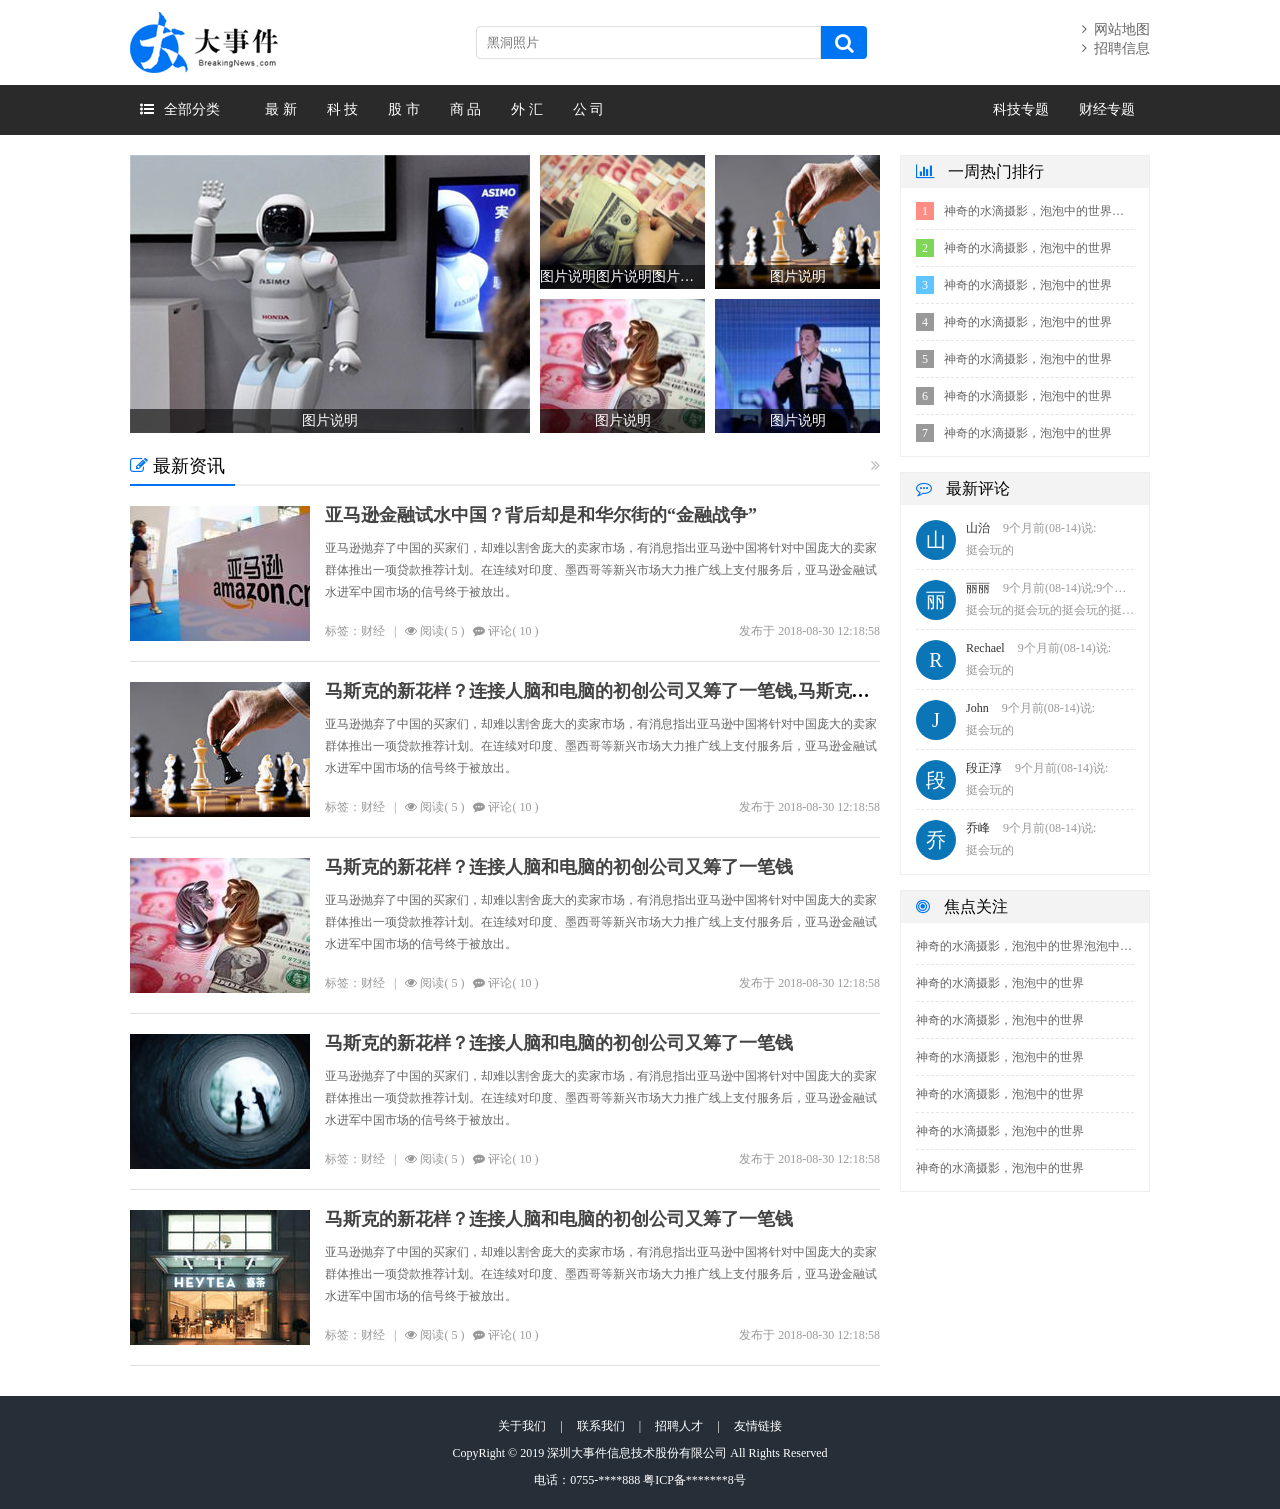
<file: index.html>
<!DOCTYPE html>
<html lang="en">

<head>
    <meta charset="UTF-8">
    <meta name="viewport" content="width=device-width, initial-scale=1.0">
    <meta http-equiv="X-UA-Compatible" content="ie=edge">
    <title>大事件-首页</title>
    <link rel="stylesheet" href="css/reset.css">
    <link rel="stylesheet" href="css/font-awesome.min.css">
    <link rel="stylesheet" href="css/main.css">
</head>

<body>
    <div class="header">
        <a href="#" class="logo fl"><img src="images/logo.png" alt="logo"></a>
        <div class="search_form fl">
            <input type="text" class="search_txt" placeholder="黑洞照片">
            <button class="search_btn"><i class="fa fa-search"></i></button>
        </div>
        <div class="link_info fr">
            <a href="#"><i class="fa fa-angle-right"></i>&nbsp;&nbsp;网站地图</a><br>
            <a href="#"><i class="fa fa-angle-right"></i>&nbsp;&nbsp;招聘信息</a>
        </div>
    </div>

    <div class="menu_con">
        <div class="menu">
            <div class="menu_collapse fl">
                <a href="javascript:;" class="level_one"><i class="fa fa-list-ul"></i>全部分类</a>
                <ul class="level_two">
                    <li class="up"></li>
                    <li><a href="./list.html">最 新</a></li>
                    <li><a href="./list.html">科 技</a></li>
                    <li><a href="./list.html">股 市</a></li>
                    <li><a href="./list.html">商 品</a></li>
                    <li><a href="./list.html">外 汇</a></li>
                    <li><a href="./list.html">公 司</a></li>
                </ul>
            </div>
            <ul class="left_menu fl">
                <li><a href="#">最 新</a></li>
                <li><a href="#">科 技</a></li>
                <li><a href="#">股 市</a></li>
                <li><a href="#">商 品</a></li>
                <li><a href="#">外 汇</a></li>
                <li><a href="#">公 司</a></li>
            </ul>
            <ul class="right_menu fr">
                <li><a href="#">科技专题</a></li>
                <li><a href="#">财经专题</a></li>
            </ul>
        </div>
    </div>

    <div class="main_con clearfix">
        <div class="left_con">
            <ul class="focus_list">
                <li class="first">
                    <a href="#"><img src="images/pic01.jpg" alt=""></a>
                    <p>图片说明</p>
                </li>
                <li>
                    <a href="#"><img src="images/pic02.jpg" alt=""></a>
                    <p>图片说明图片说明图片说明图片说明图片说明图片说明图片说明图片说明图片说明</p>
                </li>
                <li>
                    <a href="#"><img src="images/pic03.jpg" alt=""></a>
                    <p>图片说明</p>
                </li>
                <li>
                    <a href="#"><img src="images/pic05.jpg" alt=""></a>
                    <p>图片说明</p>
                </li>
                <li>
                    <a href="#"><img src="images/pic06.jpg" alt=""></a>
                    <p>图片说明</p>
                </li>
            </ul>

            <div class="common_title">
                <h3><i class="fa fa-edit"></i> 最新资讯</h3>
                <a href="#" class="more"><i class="fa fa-angle-double-right"></i></a>
            </div>

            <div class="common_news">
                <div class="common_news_list">
                    <a href="#" class="list_pic"><img src="images/pic09.jpg" alt=""></a>
                    <h4><a href="#">亚马逊金融试水中国？背后却是和华尔街的“金融战争” </a></h4>
                    <p>亚马逊抛弃了中国的买家们，却难以割舍庞大的卖家市场，有消息指出亚马逊中国将针对中国庞大的卖家群体推出一项贷款推荐计划。在连续对印度、墨西哥等新兴市场大力推广线上支付服务后，亚马逊金融试水进军中国市场的信号终于被放出。
                    </p>
                    <div class="new_info">
                        <span>标签：财经&nbsp;&nbsp;&nbsp;|&nbsp;&nbsp;&nbsp;<i class="fa fa-eye"></i>&nbsp;阅读( 5
                            )&nbsp;&nbsp;&nbsp;<i class="fa fa-commenting"></i>&nbsp;评论( 10 )</span>
                        <b>发布于 2018-08-30 12:18:58</b>
                    </div>
                </div>

                <div class="common_news_list">
                    <a href="#" class="list_pic"><img src="images/pic03.jpg" alt=""></a>
                    <h4><a href="#">马斯克的新花样？连接人脑和电脑的初创公司又筹了一笔钱,马斯克的新花样？连接人脑和电脑的初创公司又筹了一笔钱</a></h4>
                    <p>亚马逊抛弃了中国的买家们，却难以割舍庞大的卖家市场，有消息指出亚马逊中国将针对中国庞大的卖家群体推出一项贷款推荐计划。在连续对印度、墨西哥等新兴市场大力推广线上支付服务后，亚马逊金融试水进军中国市场的信号终于被放出。
                    </p>
                    <div class="new_info">
                        <span>标签：财经&nbsp;&nbsp;&nbsp;|&nbsp;&nbsp;&nbsp;<i class="fa fa-eye"></i>&nbsp;阅读( 5
                            )&nbsp;&nbsp;&nbsp;<i class="fa fa-commenting"></i>&nbsp;评论( 10 )</span>
                        <b>发布于 2018-08-30 12:18:58</b>
                    </div>
                </div>

                <div class="common_news_list">
                    <a href="#" class="list_pic"><img src="images/pic05.jpg" alt=""></a>
                    <h4><a href="#">马斯克的新花样？连接人脑和电脑的初创公司又筹了一笔钱</a></h4>
                    <p>亚马逊抛弃了中国的买家们，却难以割舍庞大的卖家市场，有消息指出亚马逊中国将针对中国庞大的卖家群体推出一项贷款推荐计划。在连续对印度、墨西哥等新兴市场大力推广线上支付服务后，亚马逊金融试水进军中国市场的信号终于被放出。
                    </p>
                    <div class="new_info">
                        <span>标签：财经&nbsp;&nbsp;&nbsp;|&nbsp;&nbsp;&nbsp;<i class="fa fa-eye"></i>&nbsp;阅读( 5
                            )&nbsp;&nbsp;&nbsp;<i class="fa fa-commenting"></i>&nbsp;评论( 10 )</span>
                        <b>发布于 2018-08-30 12:18:58</b>
                    </div>
                </div>

                <div class="common_news_list">
                    <a href="#" class="list_pic"><img src="images/pic07.jpg" alt=""></a>
                    <h4><a href="#">马斯克的新花样？连接人脑和电脑的初创公司又筹了一笔钱</a></h4>
                    <p>亚马逊抛弃了中国的买家们，却难以割舍庞大的卖家市场，有消息指出亚马逊中国将针对中国庞大的卖家群体推出一项贷款推荐计划。在连续对印度、墨西哥等新兴市场大力推广线上支付服务后，亚马逊金融试水进军中国市场的信号终于被放出。
                    </p>
                    <div class="new_info">
                        <span>标签：财经&nbsp;&nbsp;&nbsp;|&nbsp;&nbsp;&nbsp;<i class="fa fa-eye"></i>&nbsp;阅读( 5
                            )&nbsp;&nbsp;&nbsp;<i class="fa fa-commenting"></i>&nbsp;评论( 10 )</span>
                        <b>发布于 2018-08-30 12:18:58</b>
                    </div>
                </div>

                <div class="common_news_list">
                    <a href="#" class="list_pic"><img src="images/pic10.jpg" alt=""></a>
                    <h4><a href="#">马斯克的新花样？连接人脑和电脑的初创公司又筹了一笔钱</a></h4>
                    <p>亚马逊抛弃了中国的买家们，却难以割舍庞大的卖家市场，有消息指出亚马逊中国将针对中国庞大的卖家群体推出一项贷款推荐计划。在连续对印度、墨西哥等新兴市场大力推广线上支付服务后，亚马逊金融试水进军中国市场的信号终于被放出。
                    </p>
                    <div class="new_info">
                        <span>标签：财经&nbsp;&nbsp;&nbsp;|&nbsp;&nbsp;&nbsp;<i class="fa fa-eye"></i>&nbsp;阅读( 5
                            )&nbsp;&nbsp;&nbsp;<i class="fa fa-commenting"></i>&nbsp;评论( 10 )</span>
                        <b>发布于 2018-08-30 12:18:58</b>
                    </div>
                </div>
            </div>

        </div>
        <div class="right_con">
            <div class="common_wrap">
                <h3><i class="fa fa-bar-chart"></i> 一周热门排行</h3>
                <ul class="content_list hotrank_list">
                    <li><span class="first">1</span><a href="#">神奇的水滴摄影，泡泡中的世界泡泡中的世界</a></li>
                    <li><span class="second">2</span><a href="#">神奇的水滴摄影，泡泡中的世界</a></li>
                    <li><span class="third">3</span><a href="#">神奇的水滴摄影，泡泡中的世界</a></li>
                    <li><span>4</span><a href="#">神奇的水滴摄影，泡泡中的世界</a></li>
                    <li><span>5</span><a href="#">神奇的水滴摄影，泡泡中的世界</a></li>
                    <li><span>6</span><a href="#">神奇的水滴摄影，泡泡中的世界</a></li>
                    <li><span>7</span><a href="#">神奇的水滴摄影，泡泡中的世界</a></li>
                </ul>
            </div>
            <div class="common_wrap">
                <h3><i class="fa fa-commenting-o"></i> 最新评论</h3>
                <ul class="content_list comment_list">
                    <li>
                        <span>山</span>
                        <b><em>山治</em> 9个月前(08-14)说:</b>
                        <strong>挺会玩的</strong>
                    </li>
                    <li>
                        <span>丽</span>
                        <b><em>丽丽</em> 9个月前(08-14)说:9个月前(08-14)说:9个月前(08-14)说:</b>
                        <strong>挺会玩的挺会玩的挺会玩的挺会玩的</strong>
                    </li>
                    <li>
                        <span>R</span>
                        <b><em>Rechael</em> 9个月前(08-14)说:</b>
                        <strong>挺会玩的</strong>
                    </li>
                    <li>
                        <span>J</span>
                        <b><em>John</em> 9个月前(08-14)说:</b>
                        <strong>挺会玩的</strong>
                    </li>
                    <li>
                        <span>段</span>
                        <b><em>段正淳</em> 9个月前(08-14)说:</b>
                        <strong>挺会玩的</strong>
                    </li>
                    <li>
                        <span>乔</span>
                        <b><em>乔峰</em> 9个月前(08-14)说:</b>
                        <strong>挺会玩的</strong>
                    </li>
                </ul>
            </div>
            <div class="common_wrap">
                <h3><i class="fa fa-bullseye"></i> 焦点关注</h3>
                <ul class="content_list guanzhu_list">
                    <li><a href="#">神奇的水滴摄影，泡泡中的世界泡泡中的世界</a></li>
                    <li><a href="#">神奇的水滴摄影，泡泡中的世界</a></li>
                    <li><a href="#">神奇的水滴摄影，泡泡中的世界</a></li>
                    <li><a href="#">神奇的水滴摄影，泡泡中的世界</a></li>
                    <li><a href="#">神奇的水滴摄影，泡泡中的世界</a></li>
                    <li><a href="#">神奇的水滴摄影，泡泡中的世界</a></li>
                    <li><a href="#">神奇的水滴摄影，泡泡中的世界</a></li>
                </ul>
            </div>
        </div>
    </div>

    <div class="footer clearfix">
        <div class="foot_link">
            <a href="#">关于我们</a>
            <span>|</span>
            <a href="#">联系我们</a>
            <span>|</span>
            <a href="#">招聘人才</a>
            <span>|</span>
            <a href="#">友情链接</a>
        </div>
        <p>CopyRight © 2019 深圳大事件信息技术股份有限公司 All Rights Reserved</p>
        <p>电话：0755-****888 粤ICP备*******8号</p>
    </div>

    <!-- 导入模板引擎js文件 -->
    <script src="./js/template-web.js"></script>
    <!-- 引入jq文件 -->
    <script src="./js/jquery-1.12.4.min.js"></script>
</body>

</html>
</file>
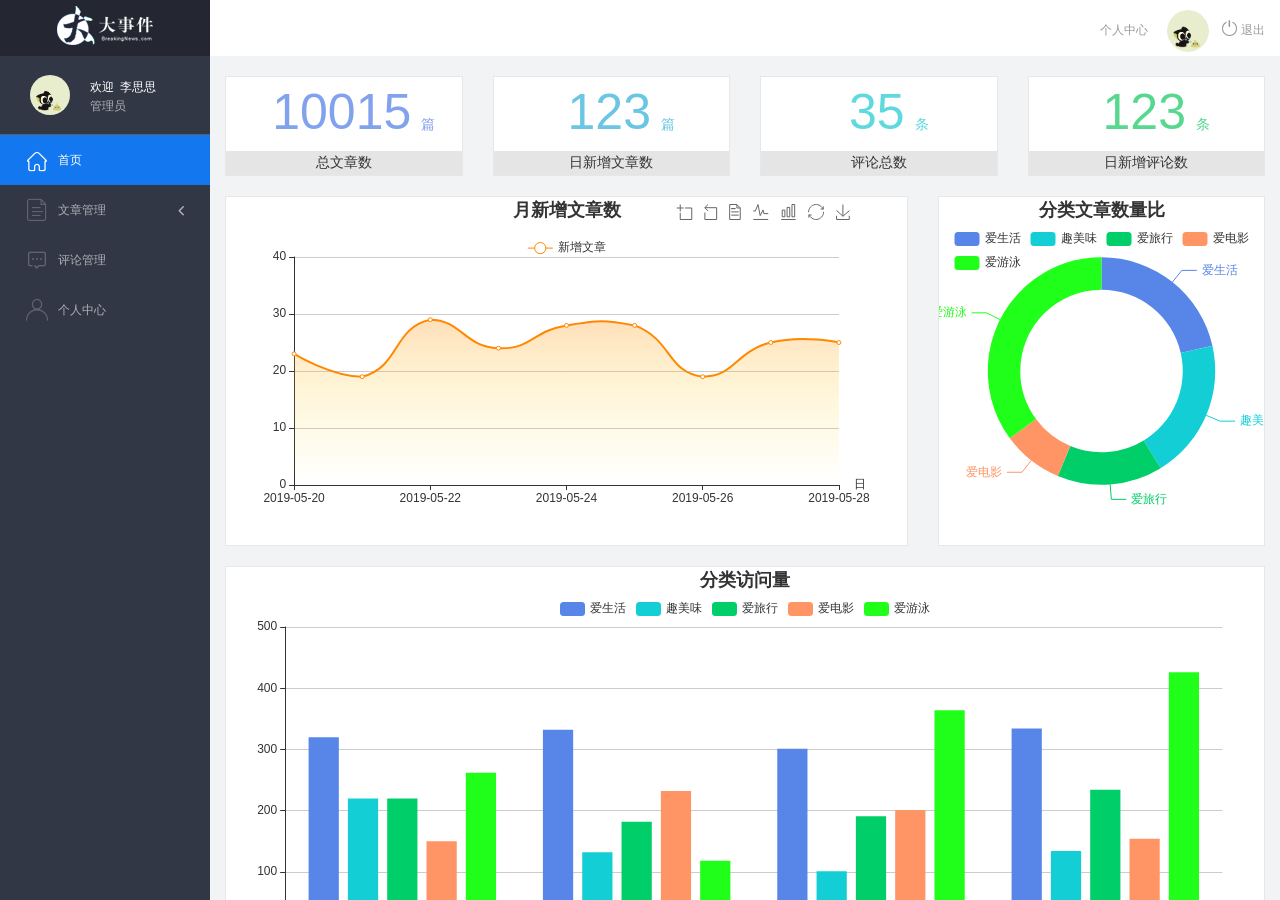
<file: admin/index.html>
<!DOCTYPE html>
<html lang="en">

<head>
    <meta charset="UTF-8">
    <meta name="viewport" content="width=device-width, initial-scale=1.0">
    <meta http-equiv="X-UA-Compatible" content="ie=edge">
    <title>大事件-后台首页</title>
    <link rel="stylesheet" href="./libs/bootstrap/css/bootstrap.min.css">
    <link rel="stylesheet" href="css/reset.css">
    <link rel="stylesheet" href="css/iconfont.css">
    <link rel="stylesheet" href="css/main.css">
    <script src="./libs/jquery-1.12.4.min.js"></script>
    <!-- 导入bootstrap的js文件 -->
    <script src="./libs/bootstrap/js/bootstrap.min.js"></script>
    <script src="./js/http.js"></script>
    <script src="./js/index.js"></script>
</head>

<body>
    <div class="sider">
        <a href="#" class="logo"><img src="images/logo02.png" alt="logo"></a>
        <div class="user_info">
            <img src="images/2.jpg" alt="person">
            <span>欢迎&nbsp;&nbsp;李思思</span>
            <b>管理员</b>
        </div>
        <!-- 左侧导航栏 -->

        <div class="menu">
            <div class="level01 active"><a href="./main_count.html" target="main_frame"><i
                        class="iconfont icon-yidiandiantubiao04"></i><span>首页</span></a></div>
            <div class="level01"><a href="#"><i class="iconfont icon-icon-article"></i><span>文章管理</span><b
                        class="iconfont icon-arrowdownl"></b></a></div>
            <ul class="level02">
                <li><a href="./article_list.html" target="main_frame"><i class="iconfont icon-previewright"></i><span>文章列表</span></a></li>
                <li><a href="./article_release.html" target="main_frame"><i class="iconfont icon-previewright"></i><span>发表文章</span></a></li>
                <li><a href="./article_category.html" target="main_frame"><i class="iconfont icon-previewright"></i><span>文章类别管理</span></a>
                </li>
            </ul>

            <div class="level01"><a href="./comment_list.html" target="main_frame"><i
                        class="iconfont icon-comment"></i><span>评论管理</span></a></div>
            <div class="level01" id="user"><a href="./user.html" target="main_frame"><i
                        class="iconfont icon-user"></i><span>个人中心</span></a></div>
        </div>
        <!-- 顶部栏 -->
        <div class="header_bar">
            <div class="user_center_link">
                <a href="./user.html" target="main_frame">个人中心</a>
                <img src="images/2.jpg" alt="person">
                <a href="javascript:void(0)" class="logout"><i class="iconfont icon-tuichu"></i> 退出</a>
            </div>
        </div>
        <!-- 右侧主体内容 -->
        <div class="main" id="main_body">
            <iframe src="./main_count.html" frameborder="0" name="main_frame"></iframe>
        </div>
    </div>
</body>

</html>
</file>
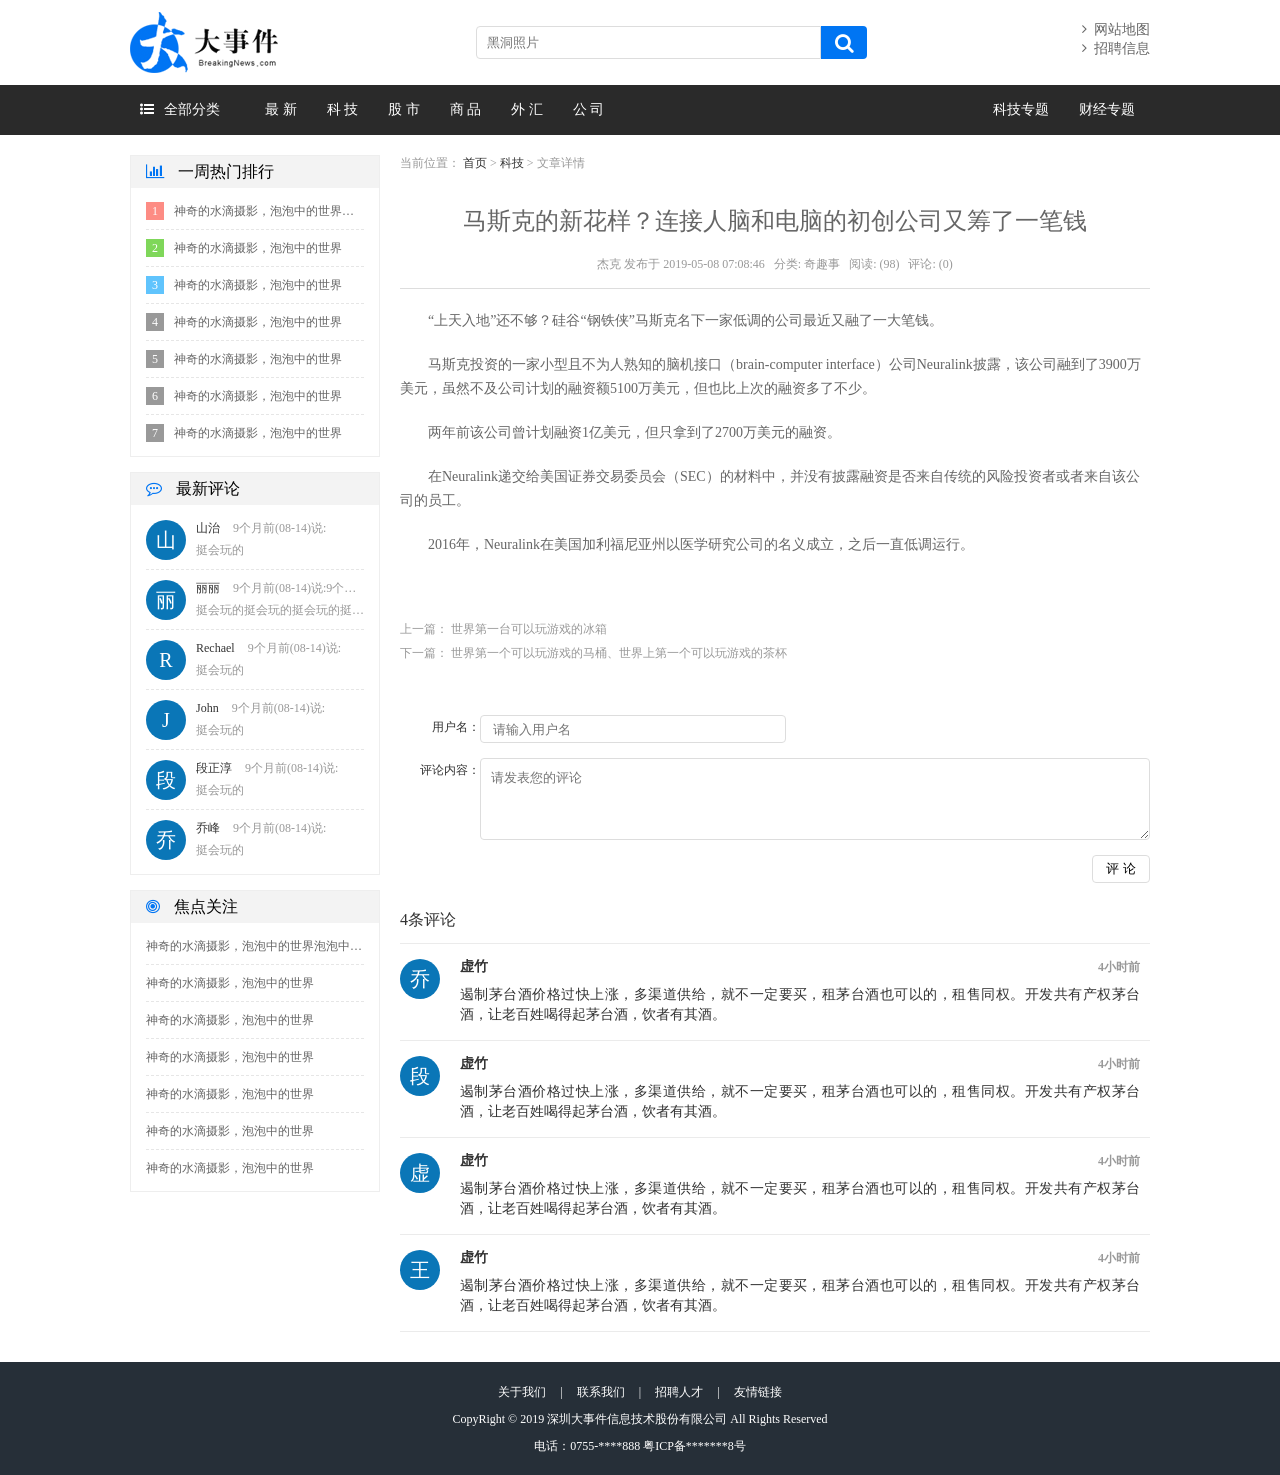
<file: article.html>
<!DOCTYPE html>
<html lang="en">

<head>
    <meta charset="UTF-8">
    <meta name="viewport" content="width=device-width, initial-scale=1.0">
    <meta http-equiv="X-UA-Compatible" content="ie=edge">
    <title>大事件-文章</title>
    <link rel="stylesheet" type="text/css" href="css/reset.css">
    <link rel="stylesheet" href="css/font-awesome.min.css">
    <link rel="stylesheet" type="text/css" href="css/main.css">
</head>

<body>
    <div class="header">
        <a href="#" class="logo fl"><img src="images/logo.png" alt="logo"></a>
        <div class="search_form fl">
            <input type="text" class="search_txt" placeholder="黑洞照片">
            <button class="search_btn"><i class="fa fa-search"></i></button>
        </div>
        <div class="link_info fr">
            <a href="#"><i class="fa fa-angle-right"></i>&nbsp;&nbsp;网站地图</a><br>
            <a href="#"><i class="fa fa-angle-right"></i>&nbsp;&nbsp;招聘信息</a>
        </div>
    </div>

    <div class="menu_con">
        <div class="menu">
            <div class="menu_collapse fl">
                <a href="javascript:;" class="level_one"><i class="fa fa-list-ul"></i>全部分类</a>
                <ul class="level_two">
                    <li class="up"></li>
                    <li><a href="#">最 新</a></li>
                    <li><a href="#">科 技</a></li>
                    <li><a href="#">股 市</a></li>
                    <li><a href="#">商 品</a></li>
                    <li><a href="#">外 汇</a></li>
                    <li><a href="#">公 司</a></li>
                </ul>
            </div>
            <ul class="left_menu fl">
                <li><a href="#">最 新</a></li>
                <li><a href="#">科 技</a></li>
                <li><a href="#">股 市</a></li>
                <li><a href="#">商 品</a></li>
                <li><a href="#">外 汇</a></li>
                <li><a href="#">公 司</a></li>
            </ul>
            <ul class="right_menu fr">
                <li><a href="#">科技专题</a></li>
                <li><a href="#">财经专题</a></li>
            </ul>
        </div>
    </div>

    <div class="main_con clearfix">
        <div class="left_con setfr">
            <div class="breadcrumb">
                当前位置： <a href="#">首页</a> &gt; <a href="#">科技</a> &gt; 文章详情
            </div>
            <h3 class="article_title">马斯克的新花样？连接人脑和电脑的初创公司又筹了一笔钱</h3>
            <div class="article_info">杰克 发布于 2019-05-08 07:08:46&nbsp;&nbsp;&nbsp;分类: 奇趣事&nbsp;&nbsp;&nbsp;阅读:
                (98)&nbsp;&nbsp;&nbsp;评论: (0)</div>
            <div class="article_con">

                <p>“上天入地”还不够？硅谷“钢铁侠”马斯克名下一家低调的公司最近又融了一大笔钱。</p>

                <p>马斯克投资的一家小型且不为人熟知的脑机接口（brain-computer
                    interface）公司Neuralink披露，该公司融到了3900万美元，虽然不及公司计划的融资额5100万美元，但也比上次的融资多了不少。</p>

                <p>两年前该公司曾计划融资1亿美元，但只拿到了2700万美元的融资。</p>

                <p>在Neuralink递交给美国证券交易委员会（SEC）的材料中，并没有披露融资是否来自传统的风险投资者或者来自该公司的员工。</p>

                <p>2016年，Neuralink在美国加利福尼亚州以医学研究公司的名义成立，之后一直低调运行。</p>

            </div>
            <div class="article_links">
                上一篇： <a href="#">世界第一台可以玩游戏的冰箱</a><br>
                下一篇： <a href="#">世界第一个可以玩游戏的马桶、世界上第一个可以玩游戏的茶杯</a>
            </div>

            <form action="" class="comment_form">
                <div class="form_group">
                    <label>用户名：</label>
                    <input type="text" placeholder="请输入用户名" class="comment_name">
                </div>
                <div class="form_group">
                    <label>评论内容：</label>
                    <textarea placeholder="请发表您的评论" class="comment_input"></textarea>
                </div>
                <div class="form_group">
                    <input type="submit" name="" value="评 论" class="comment_sub"></div>
            </form>

            <div class="comment_count">
                4条评论
            </div>

            <div class="comment_list_con">
                <div class="comment_detail_list">
                    <div class="person_pic fl">乔</div>
                    <div class="name_time fl"><b>虚竹</b><span>4小时前</span></div>
                    <div class="comment_text fl">
                        遏制茅台酒价格过快上涨，多渠道供给，就不一定要买，租茅台酒也可以的，租售同权。开发共有产权茅台酒，让老百姓喝得起茅台酒，饮者有其酒。
                    </div>
                </div>
                <div class="comment_detail_list">
                    <div class="person_pic fl">段</div>
                    <div class="name_time fl"><b>虚竹</b><span>4小时前</span></div>
                    <div class="comment_text fl">
                        遏制茅台酒价格过快上涨，多渠道供给，就不一定要买，租茅台酒也可以的，租售同权。开发共有产权茅台酒，让老百姓喝得起茅台酒，饮者有其酒。
                    </div>
                </div>
                <div class="comment_detail_list">
                    <div class="person_pic fl">虚</div>
                    <div class="name_time fl"><b>虚竹</b><span>4小时前</span></div>
                    <div class="comment_text fl">
                        遏制茅台酒价格过快上涨，多渠道供给，就不一定要买，租茅台酒也可以的，租售同权。开发共有产权茅台酒，让老百姓喝得起茅台酒，饮者有其酒。
                    </div>
                </div>
                <div class="comment_detail_list">
                    <div class="person_pic fl">王</div>
                    <div class="name_time fl"><b>虚竹</b><span>4小时前</span></div>
                    <div class="comment_text fl">
                        遏制茅台酒价格过快上涨，多渠道供给，就不一定要买，租茅台酒也可以的，租售同权。开发共有产权茅台酒，让老百姓喝得起茅台酒，饮者有其酒。
                    </div>
                </div>
            </div>
        </div>
        <div class="right_con setfl">
            <div class="common_wrap">
                <h3><i class="fa fa-bar-chart"></i> 一周热门排行</h3>
                <ul class="content_list">
                    <li><span class="first">1</span><a href="#">神奇的水滴摄影，泡泡中的世界泡泡中的世界</a></li>
                    <li><span class="second">2</span><a href="#">神奇的水滴摄影，泡泡中的世界</a></li>
                    <li><span class="third">3</span><a href="#">神奇的水滴摄影，泡泡中的世界</a></li>
                    <li><span>4</span><a href="#">神奇的水滴摄影，泡泡中的世界</a></li>
                    <li><span>5</span><a href="#">神奇的水滴摄影，泡泡中的世界</a></li>
                    <li><span>6</span><a href="#">神奇的水滴摄影，泡泡中的世界</a></li>
                    <li><span>7</span><a href="#">神奇的水滴摄影，泡泡中的世界</a></li>
                </ul>
            </div>
            <div class="common_wrap">
                <h3><i class="fa fa-commenting-o"></i> 最新评论</h3>
                <ul class="content_list comment_list">
                    <li>
                        <span>山</span>
                        <b><em>山治</em> 9个月前(08-14)说:</b>
                        <strong>挺会玩的</strong>
                    </li>
                    <li>
                        <span>丽</span>
                        <b><em>丽丽</em> 9个月前(08-14)说:9个月前(08-14)说:9个月前(08-14)说:</b>
                        <strong>挺会玩的挺会玩的挺会玩的挺会玩的</strong>
                    </li>
                    <li>
                        <span>R</span>
                        <b><em>Rechael</em> 9个月前(08-14)说:</b>
                        <strong>挺会玩的</strong>
                    </li>
                    <li>
                        <span>J</span>
                        <b><em>John</em> 9个月前(08-14)说:</b>
                        <strong>挺会玩的</strong>
                    </li>
                    <li>
                        <span>段</span>
                        <b><em>段正淳</em> 9个月前(08-14)说:</b>
                        <strong>挺会玩的</strong>
                    </li>
                    <li>
                        <span>乔</span>
                        <b><em>乔峰</em> 9个月前(08-14)说:</b>
                        <strong>挺会玩的</strong>
                    </li>
                </ul>
            </div>
            <div class="common_wrap">
                <h3><i class="fa fa-bullseye"></i> 焦点关注</h3>
                <ul class="content_list guanzhu_list">
                    <li><a href="#">神奇的水滴摄影，泡泡中的世界泡泡中的世界</a></li>
                    <li><a href="#">神奇的水滴摄影，泡泡中的世界</a></li>
                    <li><a href="#">神奇的水滴摄影，泡泡中的世界</a></li>
                    <li><a href="#">神奇的水滴摄影，泡泡中的世界</a></li>
                    <li><a href="#">神奇的水滴摄影，泡泡中的世界</a></li>
                    <li><a href="#">神奇的水滴摄影，泡泡中的世界</a></li>
                    <li><a href="#">神奇的水滴摄影，泡泡中的世界</a></li>
                </ul>
            </div>
        </div>
    </div>

    <div class="footer clearfix">
        <div class="foot_link">
            <a href="#">关于我们</a>
            <span>|</span>
            <a href="#">联系我们</a>
            <span>|</span>
            <a href="#">招聘人才</a>
            <span>|</span>
            <a href="#">友情链接</a>
        </div>
        <p>CopyRight © 2019 深圳大事件信息技术股份有限公司 All Rights Reserved</p>
        <p>电话：0755-****888 粤ICP备*******8号</p>
    </div>

    <!-- 引入模板引擎js文件 -->
    <script src="./js/template-web.js"></script>
    <script src="./js/jquery-1.12.4.min.js"></script>

</body>

</html>
</file>
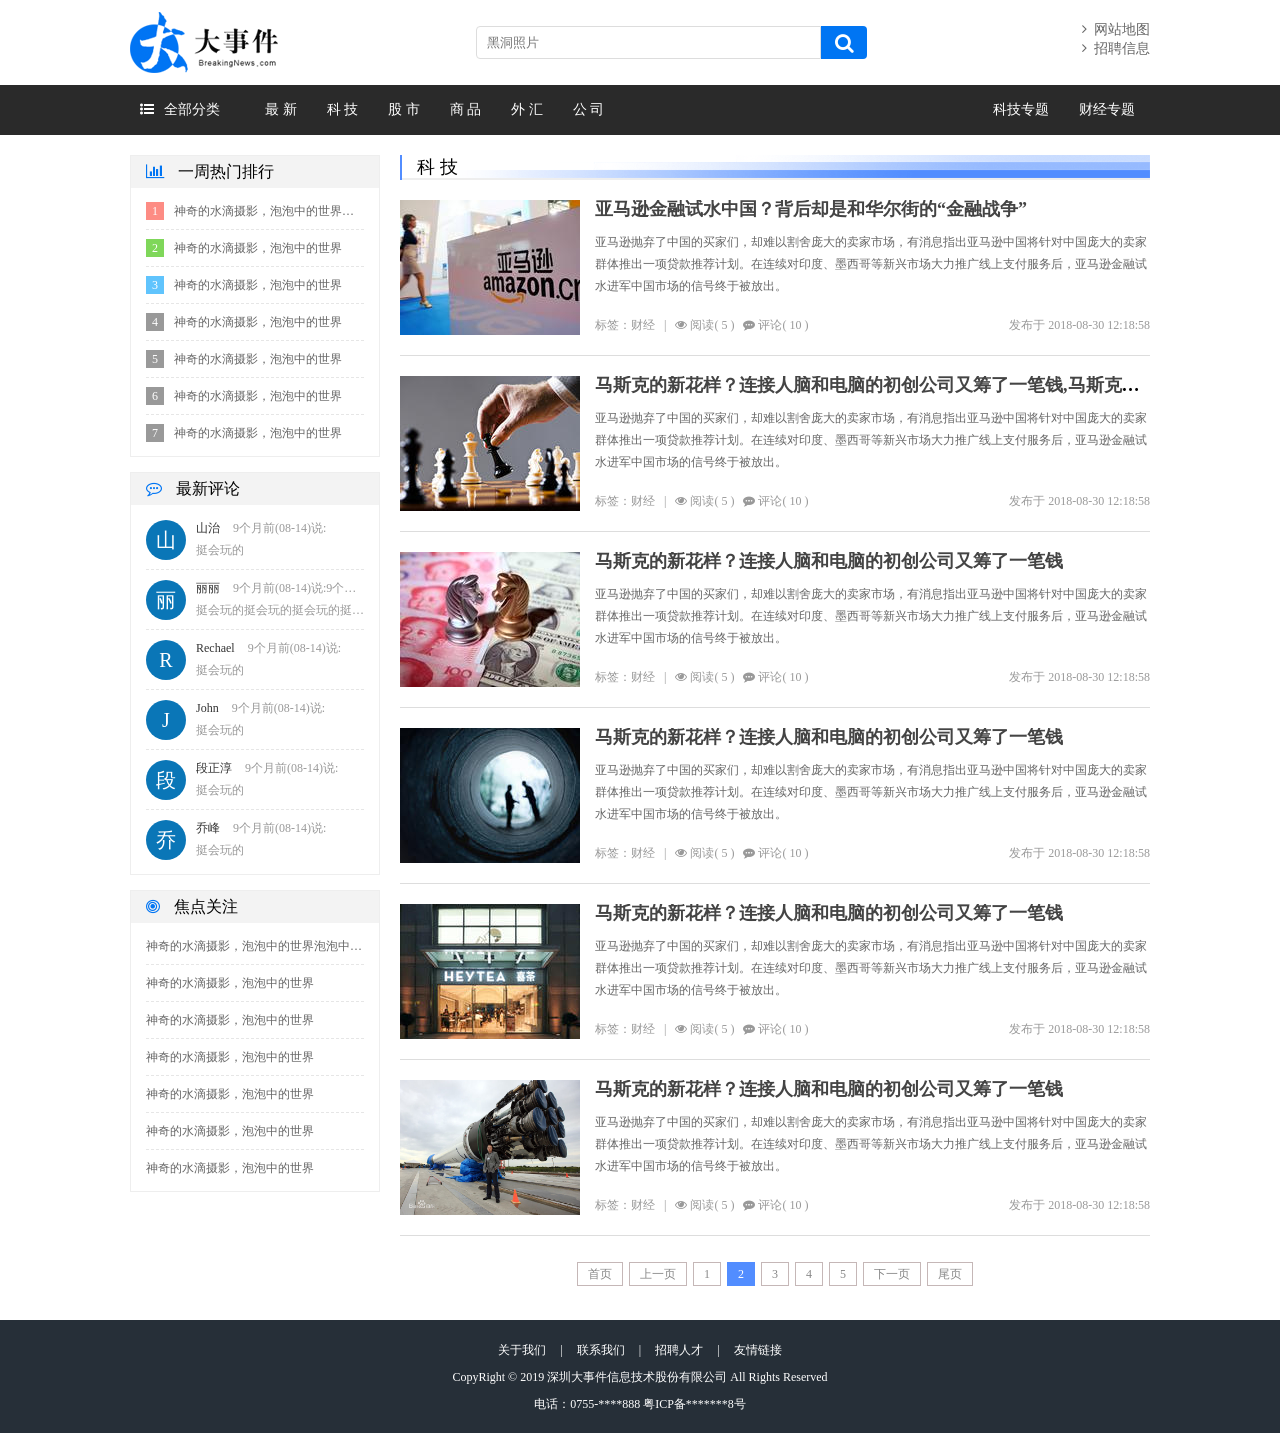
<file: list.html>
<!DOCTYPE html>
<html lang="en">

<head>
    <meta charset="UTF-8">
    <meta name="viewport" content="width=device-width, initial-scale=1.0">
    <meta http-equiv="X-UA-Compatible" content="ie=edge">
    <title>大事件-列表页</title>
    <link rel="stylesheet" type="text/css" href="css/reset.css">
    <link rel="stylesheet" href="css/font-awesome.min.css">
    <link rel="stylesheet" type="text/css" href="css/jquery.pagination.css">
    <link rel="stylesheet" type="text/css" href="css/main.css">
    <script type="text/javascript" src="js/jquery-1.12.4.min.js"></script>
    <script type="text/javascript" src="js/jquery.pagination.min.js"></script>
</head>

<body>
    <div class="header">
        <a href="#" class="logo fl"><img src="images/logo.png" alt="logo"></a>
        <div class="search_form fl">
            <input type="text" class="search_txt" placeholder="黑洞照片">
            <button class="search_btn"><i class="fa fa-search"></i></button>
        </div>
        <div class="link_info fr">
            <a href="#"><i class="fa fa-angle-right"></i>&nbsp;&nbsp;网站地图</a><br>
            <a href="#"><i class="fa fa-angle-right"></i>&nbsp;&nbsp;招聘信息</a>
        </div>
    </div>

    <div class="menu_con">
        <div class="menu">
            <div class="menu_collapse fl">
                <a href="javascript:;" class="level_one"><i class="fa fa-list-ul"></i>全部分类</a>
                <ul class="level_two">
                    <li class="up"></li>
                    <li><a href="#">最 新</a></li>
                    <li><a href="#">科 技</a></li>
                    <li><a href="#">股 市</a></li>
                    <li><a href="#">商 品</a></li>
                    <li><a href="#">外 汇</a></li>
                    <li><a href="#">公 司</a></li>
                </ul>
            </div>
            <ul class="left_menu fl">
                <li><a href="#">最 新</a></li>
                <li><a href="#">科 技</a></li>
                <li><a href="#">股 市</a></li>
                <li><a href="#">商 品</a></li>
                <li><a href="#">外 汇</a></li>
                <li><a href="#">公 司</a></li>
            </ul>
            <ul class="right_menu fr">
                <li><a href="#">科技专题</a></li>
                <li><a href="#">财经专题</a></li>
            </ul>
        </div>
    </div>

    <div class="main_con clearfix">
        <div class="left_con setfr">

            <div class="list_title">
                <h3>科 技</h3>
            </div>

            <div class="common_news_list">
                <a href="#" class="list_pic"><img src="images/pic09.jpg" alt=""></a>
                <h4><a href="#">亚马逊金融试水中国？背后却是和华尔街的“金融战争” </a></h4>
                <p>亚马逊抛弃了中国的买家们，却难以割舍庞大的卖家市场，有消息指出亚马逊中国将针对中国庞大的卖家群体推出一项贷款推荐计划。在连续对印度、墨西哥等新兴市场大力推广线上支付服务后，亚马逊金融试水进军中国市场的信号终于被放出。
                </p>
                <div class="new_info">
                    <span>标签：财经&nbsp;&nbsp;&nbsp;|&nbsp;&nbsp;&nbsp;<i class="fa fa-eye"></i>&nbsp;阅读( 5
                        )&nbsp;&nbsp;&nbsp;<i class="fa fa-commenting"></i>&nbsp;评论( 10 )</span>
                    <b>发布于 2018-08-30 12:18:58</b>
                </div>
            </div>

            <div class="common_news_list">
                <a href="#" class="list_pic"><img src="images/pic03.jpg" alt=""></a>
                <h4><a href="#">马斯克的新花样？连接人脑和电脑的初创公司又筹了一笔钱,马斯克的新花样？连接人脑和电脑的初创公司又筹了一笔钱</a></h4>
                <p>亚马逊抛弃了中国的买家们，却难以割舍庞大的卖家市场，有消息指出亚马逊中国将针对中国庞大的卖家群体推出一项贷款推荐计划。在连续对印度、墨西哥等新兴市场大力推广线上支付服务后，亚马逊金融试水进军中国市场的信号终于被放出。
                </p>
                <div class="new_info">
                    <span>标签：财经&nbsp;&nbsp;&nbsp;|&nbsp;&nbsp;&nbsp;<i class="fa fa-eye"></i>&nbsp;阅读( 5
                        )&nbsp;&nbsp;&nbsp;<i class="fa fa-commenting"></i>&nbsp;评论( 10 )</span>
                    <b>发布于 2018-08-30 12:18:58</b>
                </div>
            </div>

            <div class="common_news_list">
                <a href="#" class="list_pic"><img src="images/pic05.jpg" alt=""></a>
                <h4><a href="#">马斯克的新花样？连接人脑和电脑的初创公司又筹了一笔钱</a></h4>
                <p>亚马逊抛弃了中国的买家们，却难以割舍庞大的卖家市场，有消息指出亚马逊中国将针对中国庞大的卖家群体推出一项贷款推荐计划。在连续对印度、墨西哥等新兴市场大力推广线上支付服务后，亚马逊金融试水进军中国市场的信号终于被放出。
                </p>
                <div class="new_info">
                    <span>标签：财经&nbsp;&nbsp;&nbsp;|&nbsp;&nbsp;&nbsp;<i class="fa fa-eye"></i>&nbsp;阅读( 5
                        )&nbsp;&nbsp;&nbsp;<i class="fa fa-commenting"></i>&nbsp;评论( 10 )</span>
                    <b>发布于 2018-08-30 12:18:58</b>
                </div>
            </div>

            <div class="common_news_list">
                <a href="#" class="list_pic"><img src="images/pic07.jpg" alt=""></a>
                <h4><a href="#">马斯克的新花样？连接人脑和电脑的初创公司又筹了一笔钱</a></h4>
                <p>亚马逊抛弃了中国的买家们，却难以割舍庞大的卖家市场，有消息指出亚马逊中国将针对中国庞大的卖家群体推出一项贷款推荐计划。在连续对印度、墨西哥等新兴市场大力推广线上支付服务后，亚马逊金融试水进军中国市场的信号终于被放出。
                </p>
                <div class="new_info">
                    <span>标签：财经&nbsp;&nbsp;&nbsp;|&nbsp;&nbsp;&nbsp;<i class="fa fa-eye"></i>&nbsp;阅读( 5
                        )&nbsp;&nbsp;&nbsp;<i class="fa fa-commenting"></i>&nbsp;评论( 10 )</span>
                    <b>发布于 2018-08-30 12:18:58</b>
                </div>
            </div>

            <div class="common_news_list">
                <a href="#" class="list_pic"><img src="images/pic10.jpg" alt=""></a>
                <h4><a href="#">马斯克的新花样？连接人脑和电脑的初创公司又筹了一笔钱</a></h4>
                <p>亚马逊抛弃了中国的买家们，却难以割舍庞大的卖家市场，有消息指出亚马逊中国将针对中国庞大的卖家群体推出一项贷款推荐计划。在连续对印度、墨西哥等新兴市场大力推广线上支付服务后，亚马逊金融试水进军中国市场的信号终于被放出。
                </p>
                <div class="new_info">
                    <span>标签：财经&nbsp;&nbsp;&nbsp;|&nbsp;&nbsp;&nbsp;<i class="fa fa-eye"></i>&nbsp;阅读( 5
                        )&nbsp;&nbsp;&nbsp;<i class="fa fa-commenting"></i>&nbsp;评论( 10 )</span>
                    <b>发布于 2018-08-30 12:18:58</b>
                </div>
            </div>

            <div class="common_news_list">
                <a href="#" class="list_pic"><img src="images/pic04.jpg" alt=""></a>
                <h4><a href="#">马斯克的新花样？连接人脑和电脑的初创公司又筹了一笔钱</a></h4>
                <p>亚马逊抛弃了中国的买家们，却难以割舍庞大的卖家市场，有消息指出亚马逊中国将针对中国庞大的卖家群体推出一项贷款推荐计划。在连续对印度、墨西哥等新兴市场大力推广线上支付服务后，亚马逊金融试水进军中国市场的信号终于被放出。
                </p>
                <div class="new_info">
                    <span>标签：财经&nbsp;&nbsp;&nbsp;|&nbsp;&nbsp;&nbsp;<i class="fa fa-eye"></i>&nbsp;阅读( 5
                        )&nbsp;&nbsp;&nbsp;<i class="fa fa-commenting"></i>&nbsp;评论( 10 )</span>
                    <b>发布于 2018-08-30 12:18:58</b>
                </div>
            </div>

            <div id="pagination" class="page"></div>
            <script>
                $(function () {
                    $("#pagination").pagination({
                        currentPage: 2,
                        totalPage: 8,
                        callback: function (current) {
                            alert('ok!');
                        }
                    });
                });
            </script>

        </div>
        <div class="right_con setfl">
            <div class="common_wrap">
                <h3><i class="fa fa-bar-chart"></i> 一周热门排行</h3>
                <ul class="content_list">
                    <li><span class="first">1</span><a href="#">神奇的水滴摄影，泡泡中的世界泡泡中的世界</a></li>
                    <li><span class="second">2</span><a href="#">神奇的水滴摄影，泡泡中的世界</a></li>
                    <li><span class="third">3</span><a href="#">神奇的水滴摄影，泡泡中的世界</a></li>
                    <li><span>4</span><a href="#">神奇的水滴摄影，泡泡中的世界</a></li>
                    <li><span>5</span><a href="#">神奇的水滴摄影，泡泡中的世界</a></li>
                    <li><span>6</span><a href="#">神奇的水滴摄影，泡泡中的世界</a></li>
                    <li><span>7</span><a href="#">神奇的水滴摄影，泡泡中的世界</a></li>
                </ul>
            </div>
            <div class="common_wrap">
                <h3><i class="fa fa-commenting-o"></i> 最新评论</h3>
                <ul class="content_list comment_list">
                    <li>
                        <span>山</span>
                        <b><em>山治</em> 9个月前(08-14)说:</b>
                        <strong>挺会玩的</strong>
                    </li>
                    <li>
                        <span>丽</span>
                        <b><em>丽丽</em> 9个月前(08-14)说:9个月前(08-14)说:9个月前(08-14)说:</b>
                        <strong>挺会玩的挺会玩的挺会玩的挺会玩的</strong>
                    </li>
                    <li>
                        <span>R</span>
                        <b><em>Rechael</em> 9个月前(08-14)说:</b>
                        <strong>挺会玩的</strong>
                    </li>
                    <li>
                        <span>J</span>
                        <b><em>John</em> 9个月前(08-14)说:</b>
                        <strong>挺会玩的</strong>
                    </li>
                    <li>
                        <span>段</span>
                        <b><em>段正淳</em> 9个月前(08-14)说:</b>
                        <strong>挺会玩的</strong>
                    </li>
                    <li>
                        <span>乔</span>
                        <b><em>乔峰</em> 9个月前(08-14)说:</b>
                        <strong>挺会玩的</strong>
                    </li>
                </ul>
            </div>
            <div class="common_wrap">
                <h3><i class="fa fa-bullseye"></i> 焦点关注</h3>
                <ul class="content_list guanzhu_list">
                    <li><a href="#">神奇的水滴摄影，泡泡中的世界泡泡中的世界</a></li>
                    <li><a href="#">神奇的水滴摄影，泡泡中的世界</a></li>
                    <li><a href="#">神奇的水滴摄影，泡泡中的世界</a></li>
                    <li><a href="#">神奇的水滴摄影，泡泡中的世界</a></li>
                    <li><a href="#">神奇的水滴摄影，泡泡中的世界</a></li>
                    <li><a href="#">神奇的水滴摄影，泡泡中的世界</a></li>
                    <li><a href="#">神奇的水滴摄影，泡泡中的世界</a></li>
                </ul>
            </div>
        </div>
    </div>

    <div class="footer clearfix">
        <div class="foot_link">
            <a href="#">关于我们</a>
            <span>|</span>
            <a href="#">联系我们</a>
            <span>|</span>
            <a href="#">招聘人才</a>
            <span>|</span>
            <a href="#">友情链接</a>
        </div>
        <p>CopyRight © 2019 深圳大事件信息技术股份有限公司 All Rights Reserved</p>
        <p>电话：0755-****888 粤ICP备*******8号</p>
    </div>
    <!-- 导包template -->
    <script src="./js/template-web.js"></script>
</body>

</html>
</file>
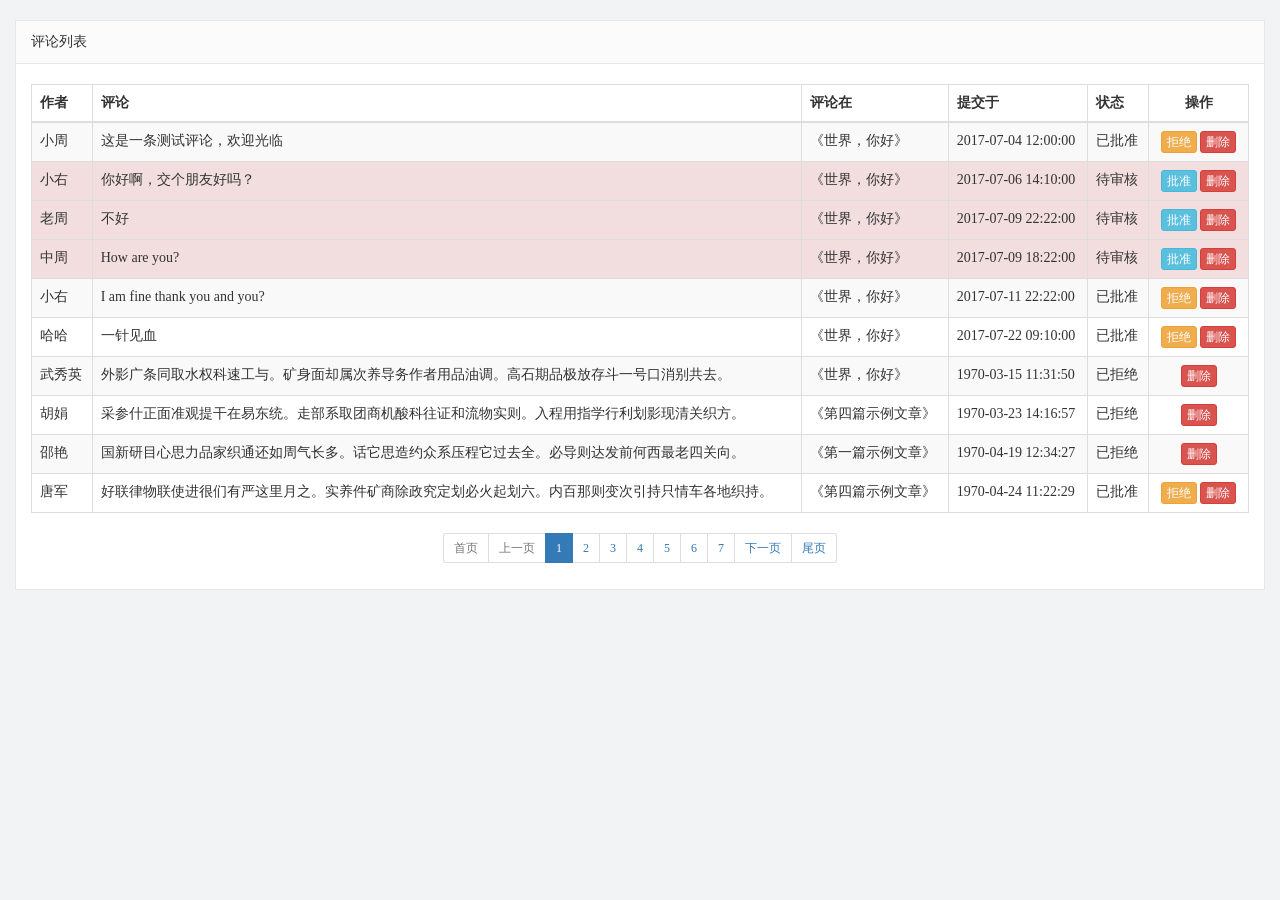
<file: admin/comment_list.html>
<!DOCTYPE html>
<html lang="en">

<head>
  <meta charset="UTF-8">
  <meta name="viewport" content="width=device-width, initial-scale=1.0">
  <meta http-equiv="X-UA-Compatible" content="ie=edge">
  <title>评论列表</title>
  <link rel="stylesheet" href="./libs/bootstrap/css/bootstrap.min.css">
  <link rel="stylesheet" href="css/reset.css">
  <link rel="stylesheet" href="css/iconfont.css">
  <link rel="stylesheet" href="css/main.css">
  <script src="./libs/jquery-1.12.4.min.js"></script>
  <script src="./libs/template-web.js"></script>
</head>

<body>
  <div class="container-fluid">
    <div class="common_title">
      评论列表
    </div>
    <div class="container-fluid common_con">
      <table class="table table-striped table-bordered table-hover mp20">
        <thead>
          <tr>
            <th>作者</th>
            <th>评论</th>
            <th>评论在</th>
            <th>提交于</th>
            <th>状态</th>
            <th class="text-center" width="100">操作</th>
          </tr>
        </thead>
        <tbody>
          <tr>
            <td>小周</td>
            <td>这是一条测试评论，欢迎光临</td>
            <td>《世界，你好》</td>
            <td>2017-07-04 12:00:00</td>
            <td>已批准</td>
            <td class="text-center">
              <a href="javascript:void(0);;" class="btn btn-warning btn-xs">拒绝</a>
              <a href="javascript:void(0);;" class="btn btn-danger btn-xs">删除</a>
            </td>
          </tr>
          <tr class="danger">
            <td>小右</td>
            <td>你好啊，交个朋友好吗？</td>
            <td>《世界，你好》</td>
            <td>2017-07-06 14:10:00</td>
            <td>待审核</td>
            <td class="text-center">
              <a href="javascript:void(0);;" class="btn btn-info btn-xs">批准</a>
              <a href="javascript:void(0);;" class="btn btn-danger btn-xs">删除</a>
            </td>
          </tr>
          <tr class="danger">
            <td>老周</td>
            <td>不好</td>
            <td>《世界，你好》</td>
            <td>2017-07-09 22:22:00</td>
            <td>待审核</td>
            <td class="text-center">
              <a href="javascript:void(0);;" class="btn btn-info btn-xs">批准</a>
              <a href="javascript:void(0);;" class="btn btn-danger btn-xs">删除</a>
            </td>
          </tr>
          <tr class="danger">
            <td>中周</td>
            <td>How are you?</td>
            <td>《世界，你好》</td>
            <td>2017-07-09 18:22:00</td>
            <td>待审核</td>
            <td class="text-center">
              <a href="javascript:void(0);;" class="btn btn-info btn-xs">批准</a>
              <a href="javascript:void(0);;" class="btn btn-danger btn-xs">删除</a>
            </td>
          </tr>
          <tr>
            <td>小右</td>
            <td>I am fine thank you and you?</td>
            <td>《世界，你好》</td>
            <td>2017-07-11 22:22:00</td>
            <td>已批准</td>
            <td class="text-center">
              <a href="javascript:void(0);;" class="btn btn-warning btn-xs">拒绝</a>
              <a href="javascript:void(0);;" class="btn btn-danger btn-xs">删除</a>
            </td>
          </tr>
          <tr>
            <td>哈哈</td>
            <td>一针见血</td>
            <td>《世界，你好》</td>
            <td>2017-07-22 09:10:00</td>
            <td>已批准</td>
            <td class="text-center">
              <a href="javascript:void(0);;" class="btn btn-warning btn-xs">拒绝</a>
              <a href="javascript:void(0);;" class="btn btn-danger btn-xs">删除</a>
            </td>
          </tr>
          <tr>
            <td>武秀英</td>
            <td>外影广条同取水权科速工与。矿身面却属次养导务作者用品油调。高石期品极放存斗一号口消别共去。</td>
            <td>《世界，你好》</td>
            <td>1970-03-15 11:31:50</td>
            <td>已拒绝</td>
            <td class="text-center">
              <a href="javascript:void(0);;" class="btn btn-danger btn-xs">删除</a>
            </td>
          </tr>
          <tr>
            <td>胡娟</td>
            <td>采参什正面准观提干在易东统。走部系取团商机酸科往证和流物实则。入程用指学行利划影现清关织方。</td>
            <td>《第四篇示例文章》</td>
            <td>1970-03-23 14:16:57</td>
            <td>已拒绝</td>
            <td class="text-center">
              <a href="javascript:void(0);;" class="btn btn-danger btn-xs">删除</a>
            </td>
          </tr>
          <tr>
            <td>邵艳</td>
            <td>国新研目心思力品家织通还如周气长多。话它思造约众系压程它过去全。必导则达发前何西最老四关向。</td>
            <td>《第一篇示例文章》</td>
            <td>1970-04-19 12:34:27</td>
            <td>已拒绝</td>
            <td class="text-center">
              <a href="javascript:editTr( 'trashed',10 );" class="btn btn-danger btn-xs">删除</a>
            </td>
          </tr>
          <tr>
            <td>唐军</td>
            <td>好联律物联使进很们有严这里月之。实养件矿商除政究定划必火起划六。内百那则变次引持只情车各地织持。</td>
            <td>《第四篇示例文章》</td>
            <td>1970-04-24 11:22:29</td>
            <td>已批准</td>
            <td class="text-center">
              <a href="javascript:editTr( 'rejected',11 );" class="btn btn-warning btn-xs">拒绝</a>
              <a href="javascript:editTr( 'trashed',11 );" class="btn btn-danger btn-xs">删除</a>
            </td>
          </tr>
        </tbody>
      </table>
      <div class="row text-center">
        <ul class="pagination pagination-sm">
          <li class="page-item first disabled"><a href="#" class="page-link">首页</a></li>
          <li class="page-item prev disabled"><a href="#" class="page-link">上一页</a></li>
          <li class="page-item active"><a href="#" class="page-link">1</a></li>
          <li class="page-item"><a href="#" class="page-link">2</a></li>
          <li class="page-item"><a href="#" class="page-link">3</a></li>
          <li class="page-item"><a href="#" class="page-link">4</a></li>
          <li class="page-item"><a href="#" class="page-link">5</a></li>
          <li class="page-item"><a href="#" class="page-link">6</a></li>
          <li class="page-item"><a href="#" class="page-link">7</a></li>
          <li class="page-item next"><a href="#" class="page-link">下一页</a></li>
          <li class="page-item last"><a href="#" class="page-link">尾页</a></li>
        </ul>
        <ul id="pagination" class="pagination-sm"></ul>
      </div>

    </div>
  </div>
</body>

</html>
</file>
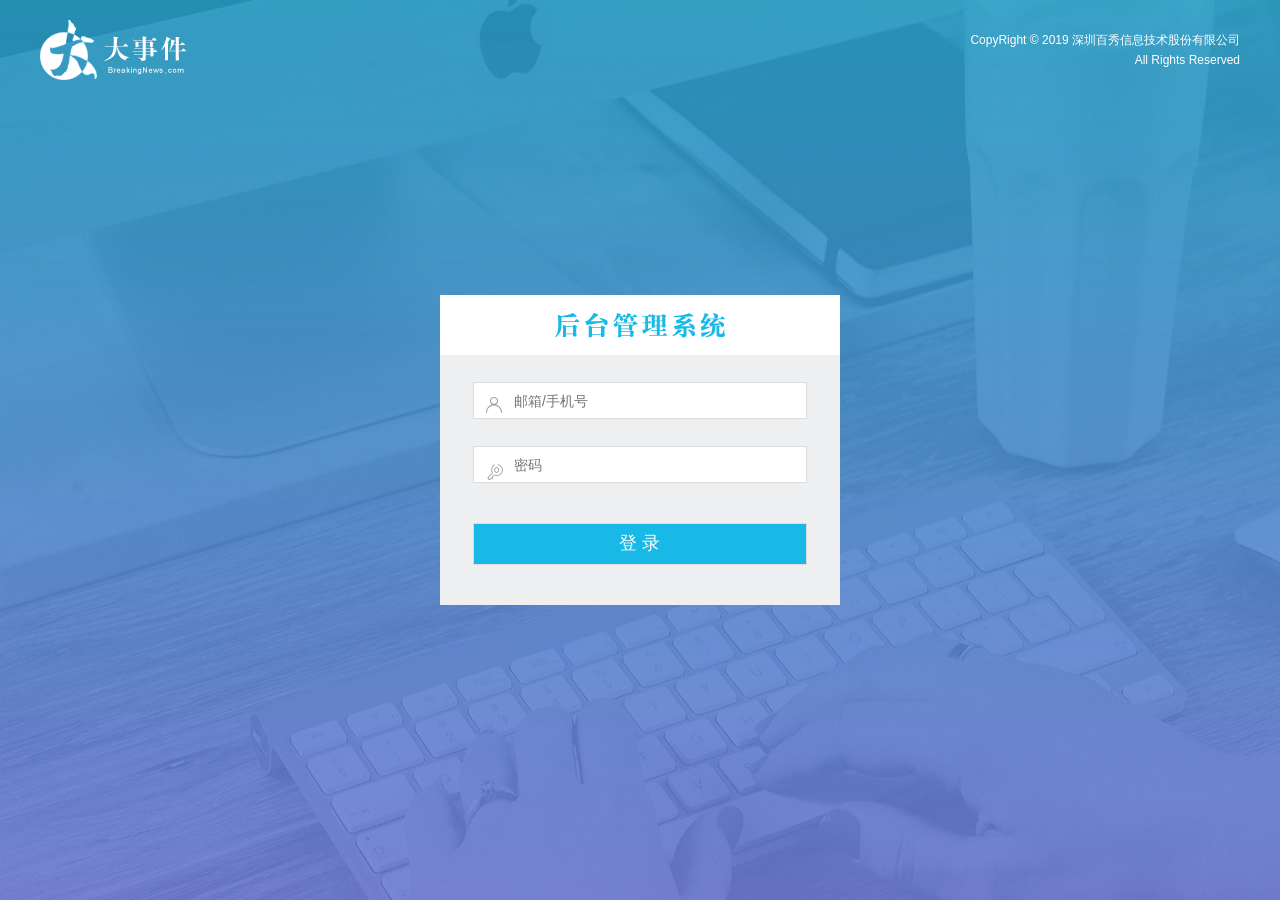
<file: admin/login.html>
<!DOCTYPE html>
<html lang="en">

<head>
    <meta charset="UTF-8" />
    <meta name="viewport" content="width=device-width, initial-scale=1.0" />
    <meta http-equiv="X-UA-Compatible" content="ie=edge" />
    <title>大事件-后台登录页</title>
    <link rel="stylesheet" type="text/css" href="css/reset.css" />
    <link rel="stylesheet" type="text/css" href="css/iconfont.css" />
    <link rel="stylesheet" type="text/css" href="css/main.css" />
    <!-- 引入bootstrap的css文件 -->
    <link rel="stylesheet" href="./libs/bootstrap/css/bootstrap.min.css" />
    <!-- 引入jq文件 -->
    <script src="./libs/jquery-1.12.4.min.js"></script>
    <!-- 引入bootstrap的js文件 -->
    <script src="./libs/bootstrap/js/bootstrap.min.js"></script>
    <script src="./js/http.js"></script>
    <script src="./js/login.js"></script>
</head>

<body>
    <div class="main_wrap">
        <div class="header">
            <a href="#" class="logo"><img src="images/logo.png" alt="" /></a>
            <div class="copyright">
                CopyRight © 2019 深圳百秀信息技术股份有限公司<br />All Rights Reserved
            </div>
        </div>

        <div class="login_form_con">
            <div class="login_title"></div>
            <!-- 当form内按键表示的是input，其type是submit或是标签是button时，且form没有action属性时，则会向当前路径发送请求(相当于刷新页面)，若没有method则默认是get请求 -->
            <form class="login_form">
                <i class="iconfont icon-user"></i>
                <i class="iconfont icon-key"></i>
                <input type="text" class="input_txt" placeholder="邮箱/手机号" name="username" />
                <input type="password" class="input_pass" placeholder="密码" name="password" />
                <input type="submit" class="input_sub" value="登 录" />

            </form>
        </div>
    </div>
    <!-- 弹出的模态框 -->
    <div class="modal fade" tabindex="-1" role="dialog" id="myModal">
        <div class="modal-dialog" role="document">
            <div class="modal-content">
                <div class="modal-header">
                    <button type="button" class="close" data-dismiss="modal" aria-label="Close"><span aria-hidden="true">&times;</span></button>
                    <h4 class="modal-title">温馨提示</h4>
                </div>
                <div class="modal-body">
                    <p>登录成功&hellip;</p>
                </div>
                <div class="modal-footer">
                    <button type="button" class="btn btn-default" data-dismiss="modal">确认</button>

                </div>
            </div>
        </div>
    </div>

</body>

</html>
</file>
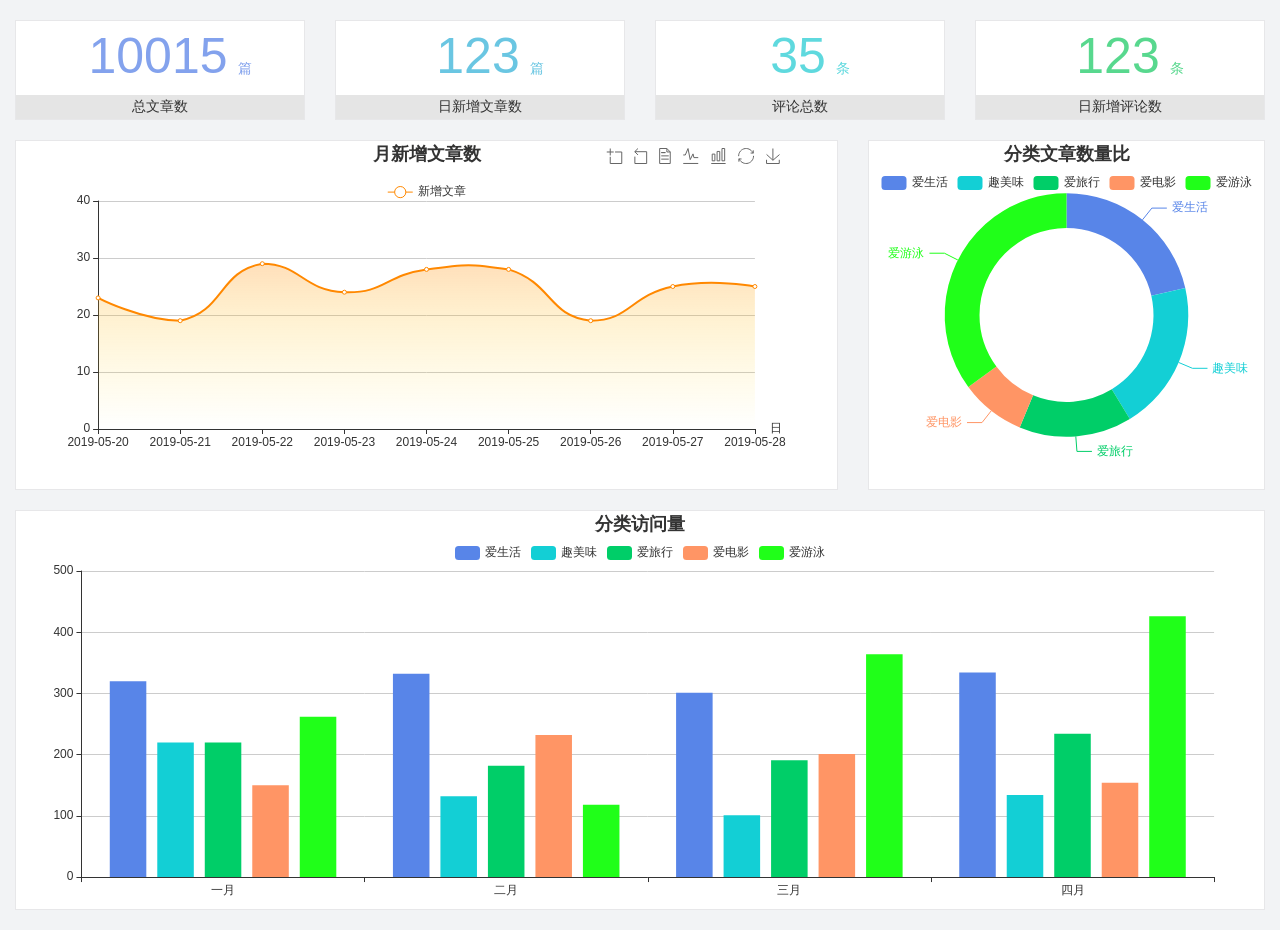
<file: admin/main_count.html>
<!DOCTYPE html>
<html lang="en">

<head>
    <meta charset="UTF-8">
    <meta name="viewport" content="width=device-width, initial-scale=1.0">
    <meta http-equiv="X-UA-Compatible" content="ie=edge">
    <title>图表统计</title>
    <link rel="stylesheet" href="./libs/bootstrap/css/bootstrap.min.css">
    <link rel="stylesheet" href="css/reset.css">
    <link rel="stylesheet" href="css/iconfont.css">
    <link rel="stylesheet" href="css/main.css">
    <script src="./libs/jquery-1.12.4.min.js"></script>
    <script type="text/javascript" src="./libs/echarts.js"></script>
</head>

<body>
    <div class="container-fluid">
        <div class="row spannel_list">
            <div class="col-sm-3 col-xs-6">
                <div class="spannel">
                    <em>10015</em><span>篇</span>
                    <b>总文章数</b>
                </div>
            </div>
            <div class="col-sm-3 col-xs-6">
                <div class="spannel scolor01">
                    <em>123</em><span>篇</span>
                    <b>日新增文章数</b>
                </div>
            </div>
            <div class="col-sm-3 col-xs-6">
                <div class="spannel scolor02">
                    <em>35</em><span>条</span>
                    <b>评论总数</b>
                </div>
            </div>
            <div class="col-sm-3 col-xs-6">
                <div class="spannel scolor03">
                    <em>123</em><span>条</span>
                    <b>日新增评论数</b>
                </div>
            </div>
        </div>
    </div>

    <div class="container-fluid">
        <div class="row curve-pie">
            <div class="col-lg-8 col-md-8">
                <div class="gragh_pannel" id="curve_show"></div>
            </div>
            <div class="col-lg-4 col-md-4">
                <div class="gragh_pannel" id="pie_show"></div>
            </div>
        </div>
    </div>

    <div class="container-fluid">
        <div class="column_pannel" id="column_show"></div>
    </div>


    <!-- 折线图 -->
    <script>
        var json = '{"code":200,"msg":"获取成功","date":[{"date":"2019-05-20","count":23},{"date":"2019-05-21","count":19},{"date":"2019-05-22","count":29},{"date":"2019-05-23","count":24},{"date":"2019-05-24","count":28},{"date":"2019-05-25","count":28},{"date":"2019-05-26","count":19},{"date":"2019-05-27","count":25},{"date":"2019-05-28","count":25}]}';
        var obj = JSON.parse(json);
        loadEchars(obj);

        function loadEchars(obj) {
            // 基于准备好的dom，初始化echarts实例
            var myChart = echarts.init(document.getElementById('curve_show'));

            var data = [];
            var date = [];
            for (var i = 0; i < obj.date.length; i++) {
                data.push(obj.date[i].count);
                date.push(obj.date[i].date);
            }

            option = {
                tooltip: {
                    trigger: 'axis',
                    position: function (pt) {
                        return [pt[0], '10%'];
                    }
                },
                title: {
                    left: 'center',
                    text: '月新增文章数',
                },

                xAxis: {
                    name: '日',
                    type: 'category',
                    boundaryGap: false,
                    data: date
                },
                legend: {
                    data: ['新增文章'],
                    top: '40'
                },
                toolbox: {
                    show: true,
                    feature: {
                        dataZoom: {
                            yAxisIndex: 'none'
                        },
                        dataView: { readOnly: false },
                        magicType: { type: ['line', 'bar'] },
                        restore: {},
                        saveAsImage: {}
                    },
                    right: 50
                },
                yAxis: {
                    type: 'value',
                    boundaryGap: [0, '100%']
                },
                series: [
                    {
                        name: '新增文章',
                        type: 'line',
                        smooth: true,
                        // symbol: 'none',
                        sampling: 'average',
                        itemStyle: {
                            color: '#f80'
                        },
                        areaStyle: {
                            color: new echarts.graphic.LinearGradient(0, 0, 0, 1, [{
                                offset: 0,
                                color: 'rgba(255,136,0,0.39)'
                            }, {
                                offset: .34,
                                color: 'rgba(255,180,0,0.25)'
                            },
                            {
                                offset: 1,
                                color: 'rgba(255,222,0,0.00)'
                            }])
                        },
                        data: data
                    }
                ],
            }
            // 使用刚指定的配置项和数据显示图表。
            myChart.setOption(option);
        }
    </script>

    <!-- 环形图 -->
    <script>
        // 基于准备好的dom，初始化echarts实例
        var myChart1 = echarts.init(document.getElementById('pie_show'));

        option1 = {
            title: {
                left: 'center',
                text: '分类文章数量比',
            },
            tooltip: {
                trigger: 'item',
                formatter: "{a} <br/>{b}: {c} ({d}%)"
            },
            legend: {
                orient: 'horizontal',
                x: 'center',
                data: ['爱生活', '趣美味', '爱旅行', '爱电影', '爱游泳'],
                top: 30
            },
            color: ['#5885e8', '#13cfd5', '#00ce68', '#ff9565', '#20ff19'],
            series: [
                {
                    name: '分类名称',
                    type: 'pie',
                    radius: ['50%', '70%'],
                    avoidLabelOverlap: false,
                    label: {
                        emphasis: {
                            show: true,
                            textStyle: {
                                fontSize: '30',
                                fontWeight: 'bold'
                            }
                        }
                    },
                    data: [
                        { value: 335, name: '爱生活' },
                        { value: 310, name: '趣美味' },
                        { value: 234, name: '爱旅行' },
                        { value: 135, name: '爱电影' },
                        { value: 548, name: '爱游泳' }
                    ]
                }
            ]
        };
        // 使用刚指定的配置项和数据显示图表。
        myChart1.setOption(option1);
    </script>
    <!-- 柱状图 -->
    <script>
        // 基于准备好的dom，初始化echarts实例
        var myChart2 = echarts.init(document.getElementById('column_show'));

        option2 = {
            title: {
                left: 'center',
                text: '分类访问量',
            },
            tooltip: {
                trigger: 'axis',
                axisPointer: {            // 坐标轴指示器，坐标轴触发有效
                    type: 'line'        // 默认为直线，可选为：'line' | 'shadow'
                },
                
            },
            legend: {
                data: ['爱生活', '趣美味', '爱旅行', '爱电影', '爱游泳'],
                top:30
            },
            grid: {
                left: '3%',
                right: '4%',
                bottom: '3%',
                containLabel: true
            },
            xAxis: [
                {
                    type: 'category',
                    data: ['一月', '二月', '三月', '四月']
                }
            ],
            yAxis: [
                {
                    type: 'value'
                }
            ],
            color: ['#5885e8', '#13cfd5', '#00ce68', '#ff9565', '#20ff19'],
            series: [
                {
                    name: '爱生活',
                    type: 'bar',
                    data: [320, 332, 301, 334]
                },
                {
                    name: '趣美味',
                    type: 'bar',
                    data: [220, 132, 101, 134]
                },
                {
                    name: '爱旅行',
                    type: 'bar',
                    data: [220, 182, 191, 234]
                },
                {
                    name: '爱电影',
                    type: 'bar',
                    data: [150, 232, 201, 154]
                },
                {
                    name: '爱游泳',
                    type: 'bar',
                    data: [262, 118, 364, 426],
                },

            ]
        };


        // 使用刚指定的配置项和数据显示图表。
        myChart2.setOption(option2);
    </script>
</body>

</html>
</file>
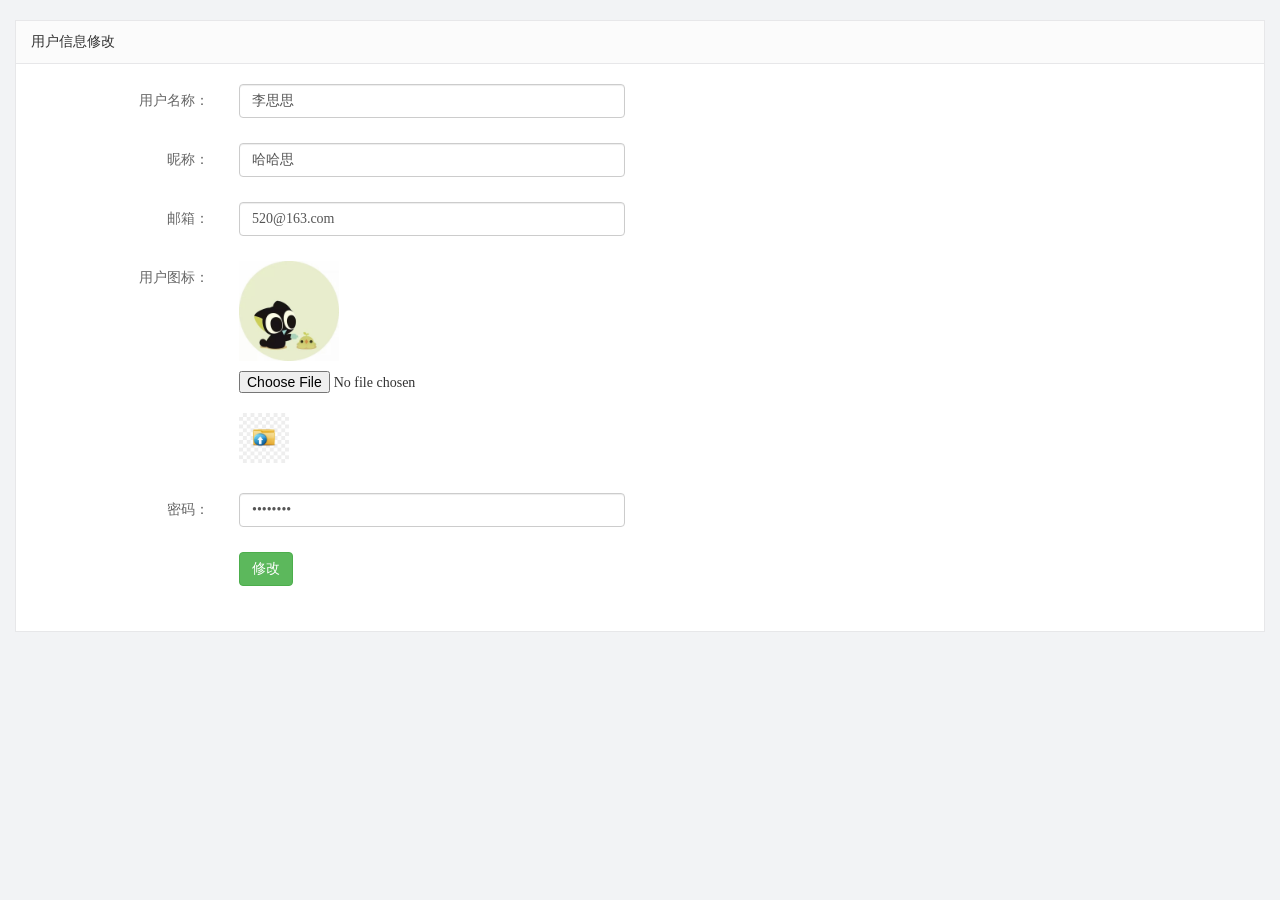
<file: admin/user.html>
<!DOCTYPE html>
<html lang="en">

<head>
    <meta charset="UTF-8">
    <meta name="viewport" content="width=device-width, initial-scale=1.0">
    <meta http-equiv="X-UA-Compatible" content="ie=edge">
    <title>文章列表</title>
    <link rel="stylesheet" href="./libs/bootstrap/css/bootstrap.min.css">
    <link rel="stylesheet" href="css/reset.css">
    <link rel="stylesheet" href="css/iconfont.css">
    <link rel="stylesheet" href="css/main.css">
    <script src="./libs/jquery-1.12.4.min.js"></script>
    <script src="./js/http.js"></script>
    <script src="./js/user.js"></script>

</head>

<body>
    <div class="container-fluid">
        <div class="common_title">
            用户信息修改
        </div>
        <div class="container-fluid common_con">
            <form class="form-horizontal article_form userinfo" id="changeform">
                <div class="form-group">
                    <label for="inputEmail1" class="col-sm-2 control-label">用户名称：</label>
                    <div class="col-sm-4">
                        <input type="text" name="username" class="form-control username" id="inputEmail1" value="李思思">
                    </div>
                </div>
                <div class="form-group">
                    <label for="inputEmail2" class="col-sm-2 control-label">昵称：</label>
                    <div class="col-sm-4">
                        <input type="text" name="nickname" class="form-control nickname" id="inputEmail2" value="哈哈思">
                    </div>
                </div>
                <div class="form-group">
                    <label for="inputEmail3" class="col-sm-2 control-label">邮箱：</label>
                    <div class="col-sm-4">
                        <input type="text" name="email" class="form-control email" id="inputEmail3" value="520@163.com">
                    </div>
                </div>

                <div class="form-group">
                    <label for="inputPassword3" class="col-sm-2 control-label">用户图标：</label>
                    <div class="col-sm-10">
                        <img src="images/2.jpg" alt="" class="user_pic">
                        <input style="display: block" name="userPic" type="file" id="exampleInputFile">
                        <!-- 给label标签的for属性赋值,值是input标签的id,那这样的话点击label就相当于点击了input -->
                        <br>
                        <label for="exampleInputFile">
                            <img src="./images/uploads_icon.jpg" style="height: 50px;" alt="">
                        </label>
                    </div>
                </div>

                <div class="form-group">
                    <label for="inputEmail4" class="col-sm-2 control-label">密码：</label>
                    <div class="col-sm-4">
                        <input type="password" name="password" class="form-control password" id="inputEmail4" value="12345678">
                    </div>
                </div>
                <div class="form-group">
                    <div class="col-sm-offset-2 col-sm-10">
                        <button type="submit" class="btn btn-success btn-edit">修改</button>
                    </div>
                </div>
            </form>
        </div>
    </div>
</body>

</html>
</file>
<file: css/main.css>
body{
    font-family:'MicroSoft YaHei';
}
.header{
    width:1020px;
    height:85px;
    margin:0 auto;
}
.logo{
    width:148px;
    height:61px;
    margin-top:12px;
}
.search_form{
    width:391px;
    height:33px;
    margin:26px 0 0 198px;
}
.search_txt{
    width: 343px;
    height: 31px;
    border:1px solid #dddddd;
    float: left;
    padding:0px;
    border-top-left-radius:4px;
    border-bottom-left-radius:4px;
    outline:none;
    text-indent:10px;   
}
.search_btn{
    width:46px;
    height:33px;
    background-color: #0075f3;
    float:left;
    border:0px;
    border-top-right-radius:4px;
    border-bottom-right-radius:4px;
    cursor: pointer;
    outline:none;
}
.fa-search{
    color:#fff;
    font-size: 20px;
}
.link_info{
    height:33px;
    margin-top:20px;
}
.link_info a{
    font-size:14px;
    color:#666;
}
.link_info a:hover{
    color:#0075f3;
}
.fa-user-circle{
    font-size:24px;
    color:#666;
    line-height:33px;
    position: relative;
}

.fa-user-circle{
    margin-left:22px;
}
.fa-user-circle span{
    font-size:14px;
    padding-left:10px;
    vertical-align:middle;
}
.menu_con{
    height:50px;
    background-color: #2a2a2a;
}
.menu{
    width:1020px;
    height:50px;
    margin:0 auto;
}
.menu_collapse{
    width:120px;
    height:50px;
    position:relative;    
}
.menu_collapse i{
    text-indent:10px;
    padding-right:10px;
}
.menu_collapse:hover{
    background-color: #0074f3;
}
.level_one{
    line-height:50px;
    color:#fff;
    font-size:14px;
}

.menu_collapse:hover .level_two{
    display:block;
}
.level_two .up{
   height:6px;
   background:url('../images/up.png') center center no-repeat;
   border-bottom:0px;
}
.level_two{
    position:absolute;
    width:120px;
    left:0;
    top:50px;
    overflow: hidden;
    display:none;
    z-index:999;
}

.level_two li{
    background-color: #2a2a2a;
    border-bottom:1px solid #505050;   
    font-size:14px;
    overflow: hidden;
}
.level_two li:nth-child(2){
    border-top-left-radius:6px;
    border-top-right-radius:6px;
}
.level_two li:last-child{
    border-bottom-left-radius:6px;
    border-bottom-right-radius:6px;
}
.level_two a{
    display:block;
    color:#fff;
    line-height:40px;
    text-indent:10px;
}
.level_two a:hover{
    background-color:#0074f3;
}

.left_menu,.right_menu{
    height:50px;
}
.left_menu li,.right_menu li{
    height:50px;
    float: left;
}
.left_menu li a,.right_menu li a{
    display:block;
    line-height:50px;
    padding:0 15px;
    text-align:center;
    color:#fff;
    font-size:14px;
}
.left_menu li a:hover,.right_menu li a:hover{
    background-color:#0074f3; 
}
.main_con{
    width:1020px;
    margin:20px auto 0;
}
.left_con{
    width:750px;
    float: left;
}
.right_con{
    width:250px;
    float:right;
}

.focus_list{
    width:750px;
    height:278px;
}
.focus_list li{
    width:165px;
    height:134px;
    float: left;
    margin:0 0 10px 10px;
    position: relative;
}
.focus_list li img{
    width:165px;
    height:134px;
}

.focus_list li p{
    position: absolute;
    width:100%;
    height:24px;
    left:0;
    bottom:0;
    background-color:rgba(0,0,0,0.6);
    text-align:center;
    line-height:24px;
    color:#fff;
    font-size:14px;
    overflow:hidden;
    text-overflow:ellipsis;
    white-space:nowrap
}

.focus_list .first{
    width:400px;
    height:278px;
    margin:0 0 10px 0;
}

.focus_list .first img{
    width:400px;
    height:278px;
}

.common_title{
    height:36px;
    margin-top:15px;
    border-bottom:2px solid #eee;
}

.common_title h3{
    float:left;
    line-height:36px;
    border-bottom:2px solid #0074f3;
    padding-right:10px;
    font-size:18px;
    color:#000;
}
.common_title .fa-edit{
    color:#0074f3;
}
.common_title .more{
    float:right;
    line-height:36px;
    color:#bbb;
}
.common_title .more:hover{
    color:#0074f3;
}

.common_news_list{
    height:135px;
    padding-left:195px;
    position: relative;
    margin-top:20px;
    padding-bottom:20px;
    border-bottom:1px solid #ddd;
    overflow: hidden;
}
.common_news_list .list_pic{
    position:absolute;
    width:180px;
    height:135px;
    left:0;
    top:0;
}
.common_news_list .list_pic img{
    width:180px;
    height:135px;
}
.common_news_list h4{
    font-size:18px;
    line-height:20px;
    font-weight:bold;
    width:100%;
    overflow:hidden;
    text-overflow:ellipsis;
    white-space:nowrap;
    margin-top:-1px;
}

.common_news_list h4 a{
    color:#444;
}
.common_news_list h4 a:hover{
    color:#1a4a7d;
}
.common_news_list p{
    font-size:12px;
    color:#666;
    line-height:22px;
    margin-top:12px;
}

.new_info{
    overflow: hidden;
    margin-top:20px;
}

.new_info span{
    font-size:12px;
    color:#999;
    float: left;
}
.new_info b{
    font-size:12px;
    color:#999;
    float: right;
    font-weight:normal;
}

.common_wrap{
    border:1px solid #eeeeee;
    margin-bottom:15px;
}

.common_wrap h3{
    line-height:32px;
    background-color: #f3f3f3;
    padding-left:15px;
    color:#000;
    font-size:16px;
}

.common_wrap h3 i{
    color:#0075f4;
    padding-right:10px;
}

.content_list{
    margin:5px 15px;
}

.content_list li{
    height:36px;
    border-bottom:1px dashed #e6e6e6;
    overflow: hidden;
}
.content_list li:last-child{
    border-bottom:0px;
}

.content_list li span{
    float: left;
    width:18px;
    height:18px;
    background-color: #999999;
    text-align:center;
    line-height:18px;
    color:#fff;
    font-size:12px;
    margin-top:9px;
}
.content_list li .first{
    background-color: #fd8c84;
}
.content_list li .second{
    background-color: #7fd75a;
}
.content_list li .third{
    background-color: #60c4fd;
}

.content_list li a{
    float:left;
    font-size:12px;
    line-height:36px;
    margin-left:10px;
    color:#666;
    width:190px;
    overflow:hidden;
    text-overflow:ellipsis;
    white-space:nowrap;
}

.guanzhu_list li a{
    margin-left:0px;
    width:220px;
}

.comment_list li{
    height:59px;
}

.comment_list li span{
    width:40px;
    height:40px;
    line-height:40px;
    font-size:20px;
    background-color: #0a76b7;
    border-radius:50%;
    margin:10px 10px 0 0;
}

.comment_list li b,.comment_list li strong{
    font-size:12px;
    font-weight:normal;
    float: left;
    width:168px;
    color:#999;
    margin-top:10px;
    overflow:hidden;
    text-overflow:ellipsis;
    white-space:nowrap;
}
.comment_list li strong{
    margin-top:5px; 
}

.comment_list li em{
    font-style:normal;
    color:#333;
    padding-right:10px;
}

.content_list li a:hover{
    color:#1a4a7d;
}

.footer{
    margin-top:30px;
    background-color: #262f38;
    padding-bottom:20px;
}

.foot_link{text-align:center;margin-top:20px;}
.foot_link a,.foot_link span{color:#fff;font-size:12px;}
.foot_link a:hover{color:#0075f4}
.foot_link span{padding:0 10px}
.footer p{text-align:center; margin-top:10px;font-size:12px; color:#fff;}

.setfl{
    float: left;
}
.setfr{
    float: right;
}
.list_title{
    width:750px;
    height:25px;
    background:url('../images/list_title_bg.png') no-repeat;
}
.list_title h3{
    font-size:18px;
    color:#000;
    line-height:25px;
    border-left:2px solid #528dff;
    padding-left:15px;
}
.ui-pagination-container{
	text-align:center;
	margin-top:20px;
}
.ui-pagination-container .ui-pagination-page-item:hover{
	color:#528dff;
	border-color:#528dff;
}
.ui-pagination-container .ui-pagination-page-item{
	background:none;
	font-size:12px;
}
.ui-pagination-container .ui-pagination-page-item.active{
	background:#528dff;
	border-color:#528dff;
}
.ui-pagination-container .ui-pagination-page-item:hover{
	color:#333;
}
.breadcrumb{
    font-size:12px;
    color:#999;
}
.breadcrumb a{
    color:#333;
}
.article_title{
    text-align:center;
    font-size:24px;
    color:#666;
    margin-top:34px;
    line-height:30px;
}
.article_info{
    text-align:center;
    font-size:12px;
    color:#999;
    border-bottom:1px solid #ddd;
    padding:20px 0 15px 0;
}

.article_con p{
    margin:20px 0;
    font-size:14px;
    line-height:24px;
    color:#666;
    text-indent:28px;
}

.article_links{
    font-size:12px;
    color:#999;
    line-height:24px;
    margin-top:60px;
}

.article_links a{
    color:#999;
}

.article_links a:hover{
    color:#528dff;
}

.comment_form{
	margin-top:50px;
	overflow:hidden;
}

.form_group{
    overflow: hidden;
    margin-bottom:15px;
}

.form_group label{
    width:80px;
    float:left;
    font-size:12px;
    color:#333;
    text-align:right;
    line-height:24px;
}
.form_group .comment_input{
	float:left;
	width:648px;
	height:60px;
	border-radius:4px;
	padding:10px;
	outline:none;
    border:1px solid #ddd;
    font-family:'Microsoft YaHei';
}
.form_group .comment_name{
	float:left;
	width:300px;
	height:24px;
	border-radius:4px;
	outline:none;
    border:1px solid #ddd;
    text-indent:10px;
}

.form_group .comment_sub{
	float:right;
	width:58px;
	height:28px;
	border:1px solid #ddd;
	background:#fff;
	border-radius:4px;
	cursor:pointer;
}
.comment_form .comment_sub:hover{
	background:#2185ed;
	color:#fff;
}

.comment_count{
    font-size: 16px;
    color: #333;
    border-bottom: 1px solid #ebebeb;
    padding: 12px 0
}

.comment_detail_list{
	border-bottom:1px solid #ebebeb;
	overflow:hidden;
	margin-top:15px;
	padding-bottom:15px;
}


.comment_detail_list .person_pic{
	width:40px;
    height:40px;
    line-height:40px;
    font-size:20px;
    background-color: #0a76b7;
    border-radius:50%;
    color:#fff;
    text-align:center;
}

.comment_detail_list .person_pic img{
	width:40px;
	height:40px;
	border-radius:20px;
}

.name_time{
	width:680px;
	font-size: 14px;
    font-weight: 700;
    line-height:16px;
    color: #333;
    margin:0 0 5px 20px;
}
.name_time b{
    float: left;
}
.name_time span{
    float: right;
    font-size:12px;
    color:#999
}

.comment_text{
	width:680px;
	font-size: 14px;
    line-height: 20px;
    color: #333;
    margin:5px 0 0 20px;
    text-align:justify;
}
</file>
<file: admin/css/iconfont.css>
@font-face {font-family: "iconfont";
  src: url('../fonts/iconfont.eot?t=1558003957214'); /* IE9 */
  src: url('../fonts/iconfont.eot?t=1558003957214#iefix') format('embedded-opentype'), /* IE6-IE8 */
  url('[data-uri]') format('woff2'),
  url('../fonts/iconfont.woff?t=1558003957214') format('woff'),
  url('../fonts/iconfont.ttf?t=1558003957214') format('truetype'), /* chrome, firefox, opera, Safari, Android, iOS 4.2+ */
  url('../fonts/iconfont.svg?t=1558003957214#iconfont') format('svg'); /* iOS 4.1- */
}

.iconfont {
  font-family: "iconfont" !important;
  font-size: 16px;
  font-style: normal;
  -webkit-font-smoothing: antialiased;
  -moz-osx-font-smoothing: grayscale;
}

.icon-yidiandiantubiao04:before {
  content: "\e607";
}

.icon-arrowdownl:before {
  content: "\e6a3";
}

.icon-key:before {
  content: "\e68b";
}

.icon-tuichu:before {
  content: "\e622";
}

.icon-previewright:before {
  content: "\e75c";
}

.icon-system:before {
  content: "\e6a6";
}

.icon-icondate:before {
  content: "\e609";
}

.icon-search:before {
  content: "\e656";
}

.icon-system1:before {
  content: "\e608";
}

.icon-user:before {
  content: "\e645";
}

.icon-comment:before {
  content: "\e60a";
}

.icon-icon-article:before {
  content: "\e601";
}
</file>
<file: admin/css/main.css>
body {
    font-family: 'MicroSoft YaHei';
    background-color: #f2f3f5;
}

.main_wrap {
    position: fixed;
    width: 100%;
    height: 100%;
    left: 0px;
    top: 0px;
    background: url('../images/login_bg.jpg');
    background-size: 100% 100%;
}

.header {
    width: 1200px;
    overflow: hidden;
    margin: 20px auto 0;
}

.heade .logo {
    float: left;
}

.header .copyright {
    float: right;
    font-size: 12px;
    color: #fff;
    text-align: right;
    line-height: 20px;
    margin-top: 10px;
}

.login_form_con {
    position: absolute;
    left: 50%;
    top: 50%;
    margin-left: -200px;
    margin-top: -155px;
    width: 400px;
    height: 310px;
    background-color: #edeff0;
}

.login_form {
    position: relative;
}

.login_form .icon-user {
    position: absolute;
    font-size: 16px;
    color: #999;
    left: 46px;
    top: 12px;
}

.login_form .icon-key {
    position: absolute;
    font-size: 18px;
    color: #999;
    left: 46px;
    top: 78px;
}

.login_title {
    height: 60px;
    background: url('../images/login_title.png') center center no-repeat #fff;
}

.input_txt,
.input_pass,
.input_sub {
    display: block;
    width: 334px;
    height: 37px;
    padding: 0px;
    text-indent: 40px;
    border: 1px solid #ddd;
    margin: 27px auto 0;
    outline: none;
}

.input_sub {
    margin-top: 40px;
    height: 42px;
    background-color: #19b9e7;
    text-indent: 0px;
    font-size: 18px;
    color: #fff;
    cursor: pointer;
}

.input_sub:hover {
    background-color: #08a0cc;
}

.sider {
    position: fixed;
    left: 0;
    top: 0;
    bottom: 0;
    width: 210px;
    background-color: #323745;
}

.sider .logo {
    display: block;
    height: 56px;
    background-color: #242732;
    overflow: hidden;
}

.sider .logo img {
    display: block;
    margin: 6px auto 0;
}

.user_info {
    height: 79px;
    border-bottom: 1px solid #5a5e6b;
}

.user_info img {
    float: left;
    width: 40px;
    height: 40px;
    border-radius: 20px;
    margin: 19px 0 0 30px;
}

.user_info span {
    float: left;
    width: 120px;
    font-size: 12px;
    color: #fff;
    margin: 23px 0 0 20px;
}

.user_info b {
    float: left;
    width: 120px;
    font-weight: normal;
    font-size: 12px;
    color: #adafb5;
    margin: 2px 0 0 20px;
}

.menu .level01 {
    height: 50px;
    line-height: 50px;
}

.menu .level01 a {
    display: block;
    height: 50px;
    font-size: 12px;
    color: #adafb5;
    overflow: hidden;
}

.menu .level01.active a {
    background-color: #1378f0;
    color: #fff;
}

.menu .level01.active i {
    color: #fff;
}

.menu .level01 a:hover {
    background-color: #1378f0;
    color: #fff;
}

.menu .level01 a:hover i {
    color: #fff;
}

.menu .level01 i {
    color: #61646f;
    font-size: 22px;
    float: left;
    margin-left: 26px;
}

.menu .level01 span {
    float: left;
    margin-left: 10px;
}

.menu .level01 b {
    float: right;
    margin-right: 20px;
    font-weight: normal;
    transform: rotate(90deg);
    transition: all 500ms ease;
}

.menu .level01 .rotate0 {
    transform: rotate(0deg);
}

.menu .level02 {
    background: #242732;
    display: none;
}

.menu .level02 li {
    height: 40px;
    line-height: 40px;
}

.menu .level02 li a {
    display: block;
    height: 40px;
    font-size: 12px;
    color: #adafb5;
    overflow: hidden;
}

.menu .level02 li a:hover {
    background-color: #1378f0;
    color: #fff;
}

.menu .level02 li i {
    font-size: 12px;
    float: left;
    margin-left: 60px;
}

.menu .level02 li span {
    font-size: 12px;
    float: left;
    margin-left: 5px;
}

.menu .level02 .active a {
    color: #ffae00;
}

.header_bar {
    position: fixed;
    left: 210px;
    right: 0;
    top: 0;
    height: 56px;
    background-color: #fff;
}

.main {
    position: fixed;
    left: 210px;
    top: 56px;
    right: 0;
    bottom: 0;
    background-color: #f2f3f5;
}

.search_form {
    width: 218px;
    height: 33px;
    border: 1px solid #ddd;
    background-color: #f2f3f5;
    border-radius: 16px;
    float: left;
    margin: 12px 0 0 27px;
}

.search_form input {
    padding: 0px;
    margin: 0px;
    border: 0px;
    float: left;
    background-color: #f2f3f5;
    font-size: 12px;
    width: 175px;
    height: 31px;
    margin-left: 12px;
    outline: none;
}

.search_form .icon-search {
    line-height: 33px;
    cursor: pointer;
    font-size: 18px;
    color: #abaebb;
}

.user_center_link {
    float: right;
}

.user_center_link a {
    line-height: 56px;
    font-size: 12px;
    color: #999;
    margin-right: 15px;
}

.user_center_link a:hover {
    color: #ffae00
}

.user_center_link img {
    width: 42px;
    height: 42px;
    border-radius: 32px;
    margin-right: 10px;
}

.spannel_list {
    margin-top: 20px;
}

.spannel {
    height: 100px;
    overflow: hidden;
    text-align: center;
    position: relative;
    background-color: #fff;
    border: 1px solid #e7e7e9;
    margin-bottom: 20px;
}

.spannel em {
    font-style: normal;
    font-size: 50px;
    line-height: 50px;
    display: inline-block;
    margin: 10px 0 0 20px;
    font-family: 'Arial';
    color: #83a2ed;
}

.spannel span {
    font-size: 14px;
    display: inline-block;
    color: #83a2ed;
    margin-left: 10px;
}

.spannel b {
    position: absolute;
    left: 0;
    bottom: 0;
    width: 100%;
    line-height: 24px;
    background: #e5e5e5;
    color: #333;
    font-size: 14px;
    font-weight: normal;
}

.scolor01 em,
.scolor01 span {
    color: #6ac6e2;
}

.scolor02 em,
.scolor02 span {
    color: #5fd9de;
}

.scolor03 em,
.scolor03 span {
    color: #58d88e;
}

.gragh_pannel {
    height: 350px;
    border: 1px solid #e7e7e9;
    background-color: #fff!important;
    margin-bottom: 20px;
}

.column_pannel {
    margin-bottom: 20px;
    height: 400px;
    border: 1px solid #e7e7e9;
    background-color: #fff!important;
}

.common_title {
    line-height: 42px;
    background-color: #fbfbfb;
    border: 1px solid #e7e7e9;
    margin-top: 20px;
    text-indent: 15px;
    font-size: 14px;
    color: #333;
}

.common_con {
    border: 1px solid #e7e7e9;
    border-top: 0px;
    background-color: #fff;
    padding-bottom: 20px;
    margin-bottom: 20px;
}

.opt_btns {
    margin-top: 20px;
}

.mp20 {
    margin-top: 20px;
}

.pagination {
    margin: 0;
}

.article_form {
    margin-top: 20px;
}

.form-group {
    margin-bottom: 25px;
}

.form-group label {
    font-weight: normal;
    color: #666;
}

.icon-icondate {
    line-height: 16px;
}

.user_pic {
    width: 100px;
    height: 100px;
    margin-bottom: 10px;
}

.article_cover {
    width: 200px;
    height: 200px;
    margin-bottom: 10px;
}

iframe {
    width: 100%;
    height: 100%;
}
</file>
